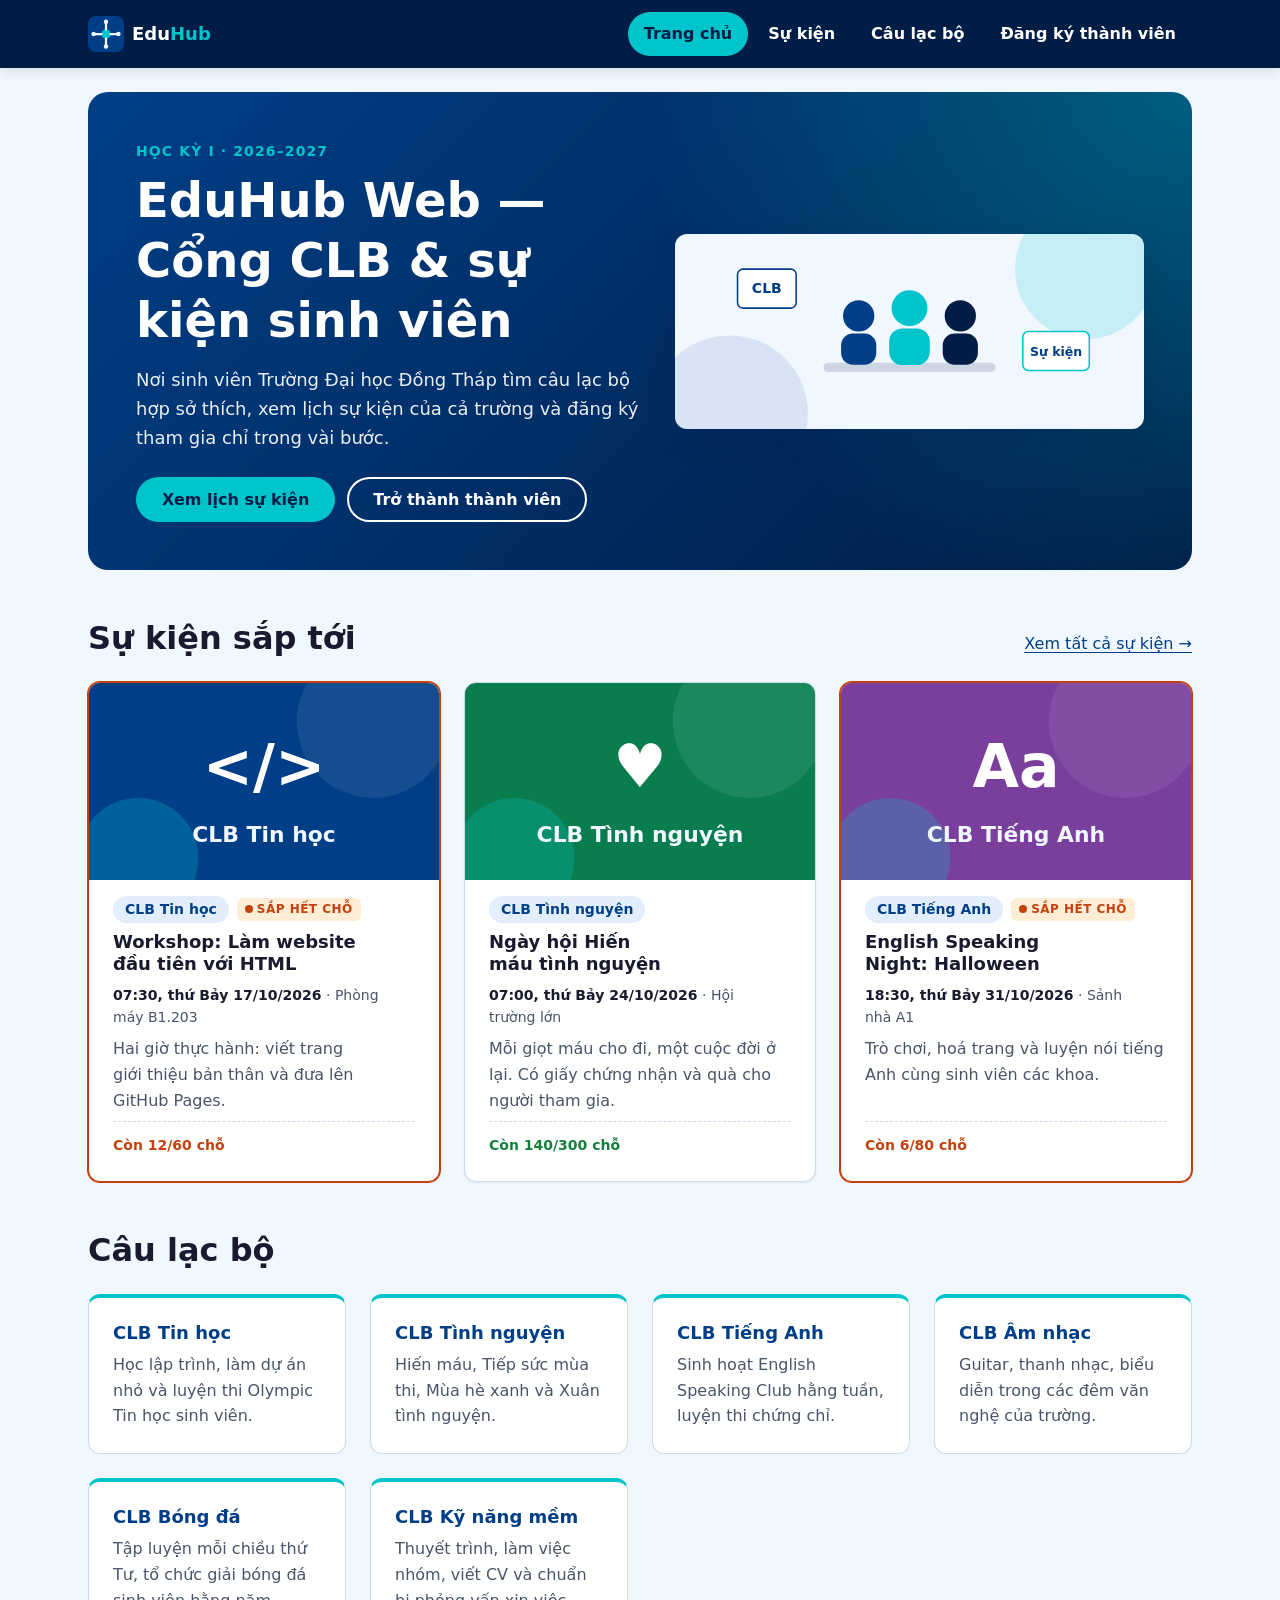
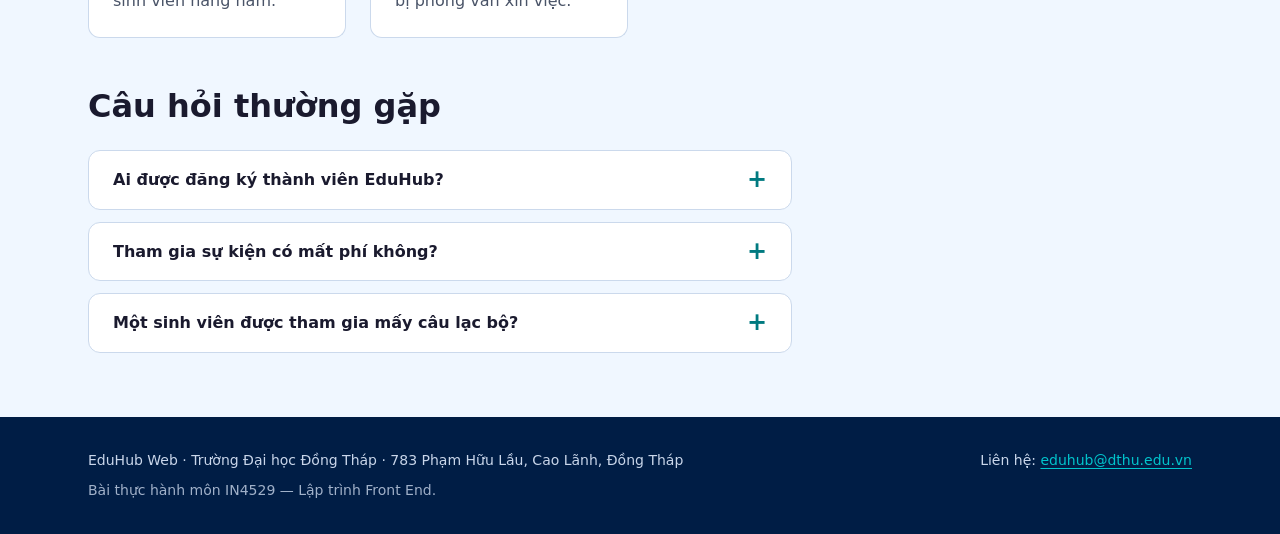
<file: ch2/starter/index.html>
<!DOCTYPE html>
<html lang="vi">
  <head>
    <meta charset="utf-8">
    <meta name="viewport" content="width=device-width, initial-scale=1">
    <title>EduHub Web — CLB &amp; sự kiện sinh viên ĐH Đồng Tháp</title>
    <meta name="description" content="Cổng thông tin câu lạc bộ và sự kiện dành cho sinh viên Trường Đại học Đồng Tháp: xem lịch sự kiện, tìm CLB phù hợp và đăng ký thành viên.">
    <!-- Open Graph: thay "ten-tai-khoan" bằng tên tài khoản GitHub sau khi bật GitHub Pages -->
    <meta property="og:type" content="website">
    <meta property="og:site_name" content="EduHub Web">
    <meta property="og:title" content="EduHub Web — CLB &amp; sự kiện sinh viên ĐH Đồng Tháp">
    <meta property="og:description" content="Xem lịch sự kiện, tìm câu lạc bộ phù hợp và đăng ký thành viên.">
    <meta property="og:url" content="https://ten-tai-khoan.github.io/eduhub-web/">
    <meta property="og:image" content="https://ten-tai-khoan.github.io/eduhub-web/assets/og-image.png">
    <meta property="og:locale" content="vi_VN">
    <meta name="theme-color" content="#001D45">
    <link rel="icon" href="assets/logo.svg" type="image/svg+xml">
    <!-- Ch02: một tệp CSS duy nhất, main.css tự @import các lớp còn lại -->
    <link rel="stylesheet" href="css/main.css">
  </head>
  <body>
    <a class="skip-link" href="#noi-dung">Bỏ qua, đến nội dung chính</a>

    <header class="site-header">
      <div class="container site-header__inner">
        <a class="brand" href="index.html">
          <img class="brand__logo" src="assets/logo.svg" alt="" width="48" height="48">
          <span class="brand__name">Edu<span>Hub</span></span>
        </a>
        <nav class="site-nav" aria-label="Điều hướng chính">
          <ul class="site-nav__list">
          <li><a class="site-nav__link" href="index.html" aria-current="page">Trang chủ</a></li>
          <li><a class="site-nav__link" href="events.html">Sự kiện</a></li>
          <li><a class="site-nav__link" href="index.html#cau-lac-bo">Câu lạc bộ</a></li>
          <li><a class="site-nav__link" href="register.html">Đăng ký thành viên</a></li>
          </ul>
        </nav>
      </div>
    </header>

    <main id="noi-dung">
      <section class="container hero" aria-labelledby="tieu-de-chinh">
        <div>
          <p class="hero__eyebrow">Học kỳ I · 2026–2027</p>
          <h1 id="tieu-de-chinh">EduHub Web — Cổng CLB &amp; sự kiện sinh viên</h1>
          <p class="hero__lead">
            Nơi sinh viên Trường Đại học Đồng Tháp tìm câu lạc bộ hợp sở thích,
            xem lịch sự kiện của cả trường và đăng ký tham gia chỉ trong vài bước.
          </p>
          <p class="btn-row">
            <a class="btn btn--accent" href="events.html">Xem lịch sự kiện</a>
            <a class="btn btn--ghost" href="register.html">Trở thành thành viên</a>
          </p>
        </div>
        <img class="hero__media" src="assets/hero.svg" alt="Minh hoạ ba sinh viên đứng cạnh bảng CLB và bảng Sự kiện" width="1200" height="500">
      </section>

      <section class="container section" aria-labelledby="su-kien-sap-toi">
        <div class="section__head">
          <h2 id="su-kien-sap-toi">Sự kiện sắp tới</h2>
          <a href="events.html">Xem tất cả sự kiện →</a>
        </div>
        <div class="card-grid">
        <article class="card event-card">
          <img class="card__media" src="assets/club-tin-hoc.svg" alt="Biểu tượng CLB Tin học" width="640" height="360" loading="lazy">
          <div class="card__body">
            <p class="card__meta"><span class="tag">CLB Tin học</span> <span class="badge badge--hot">Sắp hết chỗ</span></p>
            <h3 class="card__title"><a href="event-detail.html">Workshop: Làm website đầu tiên với HTML</a></h3>
            <p class="event-card__info"><time datetime="2026-10-17T07:30+07:00">07:30, thứ Bảy 17/10/2026</time> · Phòng máy B1.203</p>
            <p class="card__text">Hai giờ thực hành: viết trang giới thiệu bản thân và đưa lên GitHub Pages.</p>
            <p class="event-card__seats">Còn 12/60 chỗ</p>
          </div>
        </article>

        <article class="card event-card">
          <img class="card__media" src="assets/club-tinh-nguyen.svg" alt="Biểu tượng CLB Tình nguyện" width="640" height="360" loading="lazy">
          <div class="card__body">
            <p class="card__meta"><span class="tag">CLB Tình nguyện</span></p>
            <h3 class="card__title"><a href="events.html">Ngày hội Hiến máu tình nguyện</a></h3>
            <p class="event-card__info"><time datetime="2026-10-24T07:00+07:00">07:00, thứ Bảy 24/10/2026</time> · Hội trường lớn</p>
            <p class="card__text">Mỗi giọt máu cho đi, một cuộc đời ở lại. Có giấy chứng nhận và quà cho người tham gia.</p>
            <p class="event-card__seats">Còn 140/300 chỗ</p>
          </div>
        </article>

        <article class="card event-card">
          <img class="card__media" src="assets/club-tieng-anh.svg" alt="Biểu tượng CLB Tiếng Anh" width="640" height="360" loading="lazy">
          <div class="card__body">
            <p class="card__meta"><span class="tag">CLB Tiếng Anh</span> <span class="badge badge--hot">Sắp hết chỗ</span></p>
            <h3 class="card__title"><a href="events.html">English Speaking Night: Halloween</a></h3>
            <p class="event-card__info"><time datetime="2026-10-31T18:30+07:00">18:30, thứ Bảy 31/10/2026</time> · Sảnh nhà A1</p>
            <p class="card__text">Trò chơi, hoá trang và luyện nói tiếng Anh cùng sinh viên các khoa.</p>
            <p class="event-card__seats">Còn 6/80 chỗ</p>
          </div>
        </article>
        </div>
      </section>

      <section id="cau-lac-bo" class="container section" aria-labelledby="tieu-de-clb">
        <div class="section__head">
          <h2 id="tieu-de-clb">Câu lạc bộ</h2>
        </div>
        <ul class="card-grid">
          <li class="club-card">
            <h3>CLB Tin học</h3>
            <p>Học lập trình, làm dự án nhỏ và luyện thi Olympic Tin học sinh viên.</p>
          </li>
          <li class="club-card">
            <h3>CLB Tình nguyện</h3>
            <p>Hiến máu, Tiếp sức mùa thi, Mùa hè xanh và Xuân tình nguyện.</p>
          </li>
          <li class="club-card">
            <h3>CLB Tiếng Anh</h3>
            <p>Sinh hoạt English Speaking Club hằng tuần, luyện thi chứng chỉ.</p>
          </li>
          <li class="club-card">
            <h3>CLB Âm nhạc</h3>
            <p>Guitar, thanh nhạc, biểu diễn trong các đêm văn nghệ của trường.</p>
          </li>
          <li class="club-card">
            <h3>CLB Bóng đá</h3>
            <p>Tập luyện mỗi chiều thứ Tư, tổ chức giải bóng đá sinh viên hằng năm.</p>
          </li>
          <li class="club-card">
            <h3>CLB Kỹ năng mềm</h3>
            <p>Thuyết trình, làm việc nhóm, viết CV và chuẩn bị phỏng vấn xin việc.</p>
          </li>
        </ul>
      </section>

      <section class="container section" aria-labelledby="hoi-dap">
        <div class="section__head">
          <h2 id="hoi-dap">Câu hỏi thường gặp</h2>
        </div>
        <div class="faq">
          <details class="faq__item">
            <summary>Ai được đăng ký thành viên EduHub?</summary>
            <p>Tất cả sinh viên đang học tại Trường Đại học Đồng Tháp, chỉ cần mã số sinh viên và email.</p>
          </details>
          <details class="faq__item">
            <summary>Tham gia sự kiện có mất phí không?</summary>
            <p>Phần lớn sự kiện miễn phí. Sự kiện có phí sẽ ghi rõ ở trang chi tiết.</p>
          </details>
          <details class="faq__item">
            <summary>Một sinh viên được tham gia mấy câu lạc bộ?</summary>
            <p>Không giới hạn, nhưng nên chọn tối đa hai CLB để có thời gian sinh hoạt đều đặn.</p>
          </details>
        </div>
      </section>
    </main>

    <footer class="site-footer">
      <div class="container site-footer__inner">
        <p>EduHub Web · Trường Đại học Đồng Tháp · 783 Phạm Hữu Lầu, Cao Lãnh, Đồng Tháp</p>
        <p>Liên hệ: <a href="mailto:eduhub@dthu.edu.vn">eduhub@dthu.edu.vn</a></p>
        <p><small>Bài thực hành môn IN4529 — Lập trình Front End.</small></p>
      </div>
    </footer>
  </body>
</html>
</file>
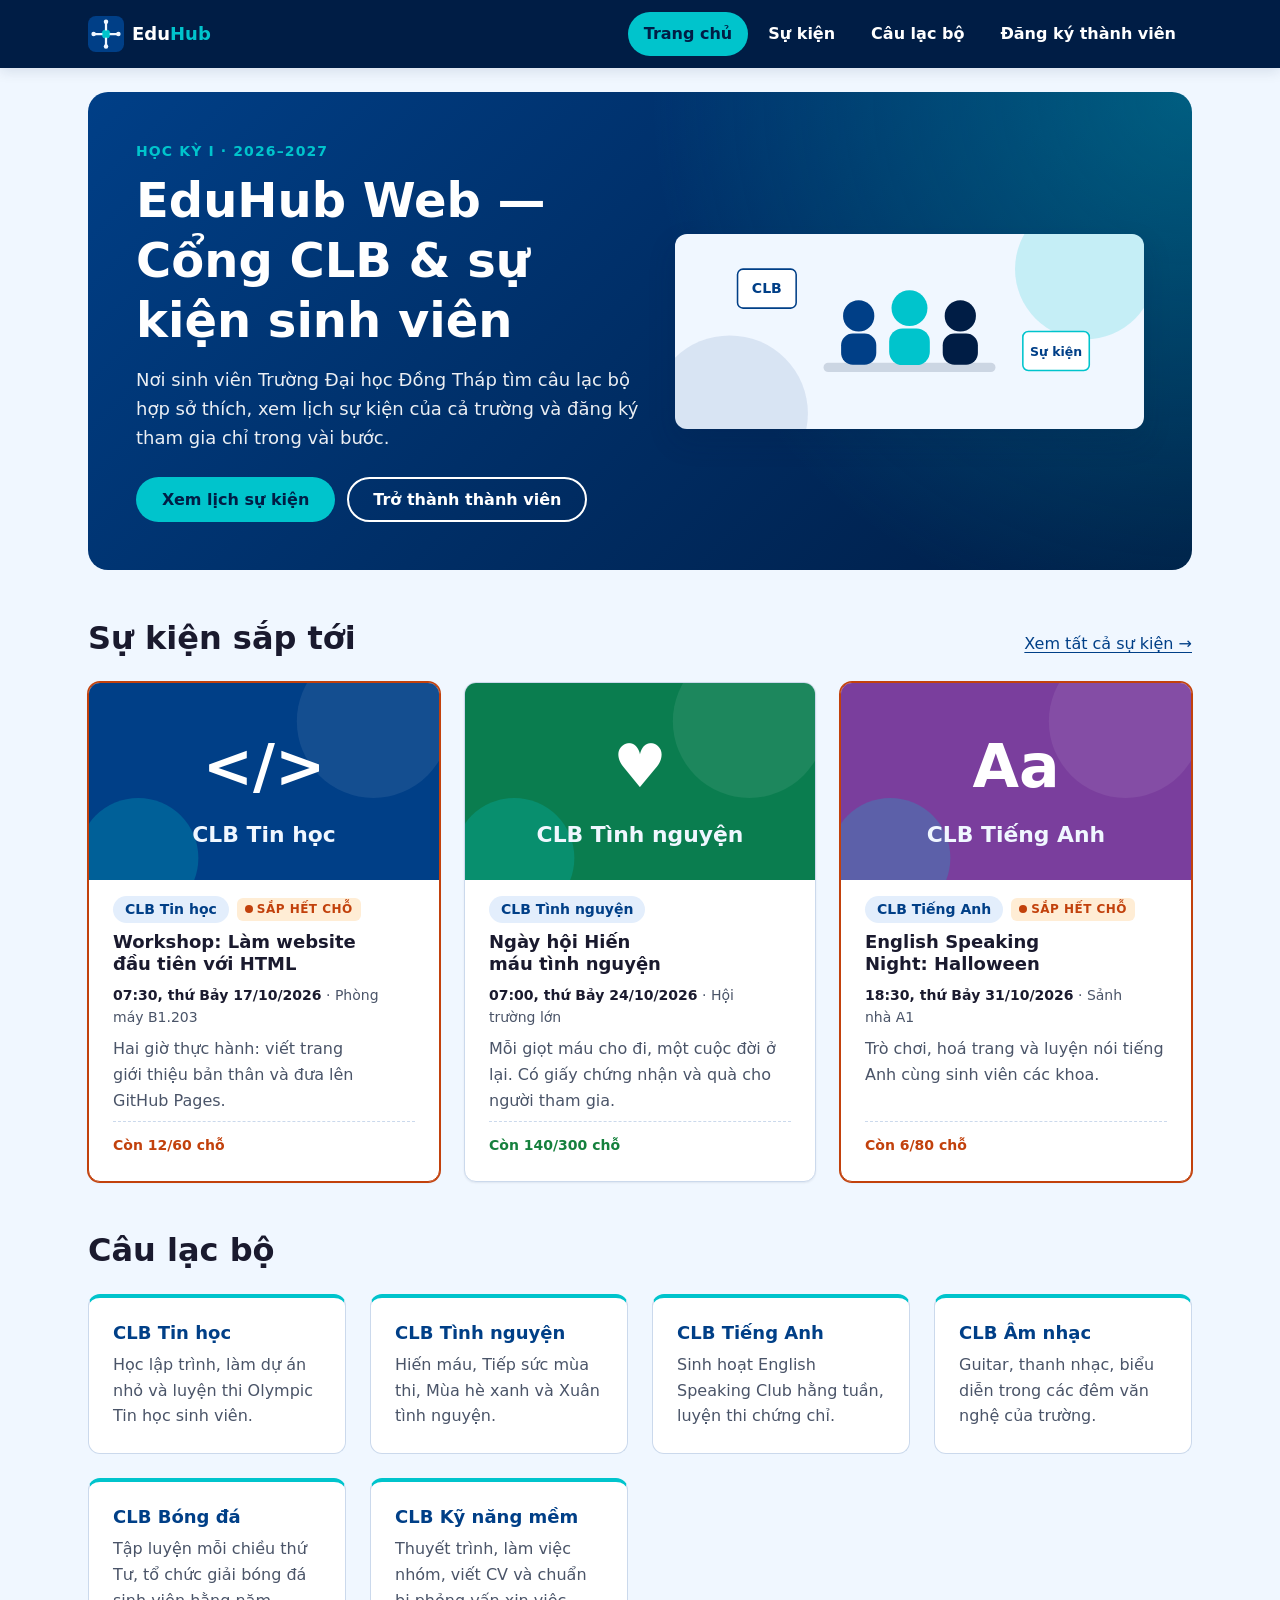
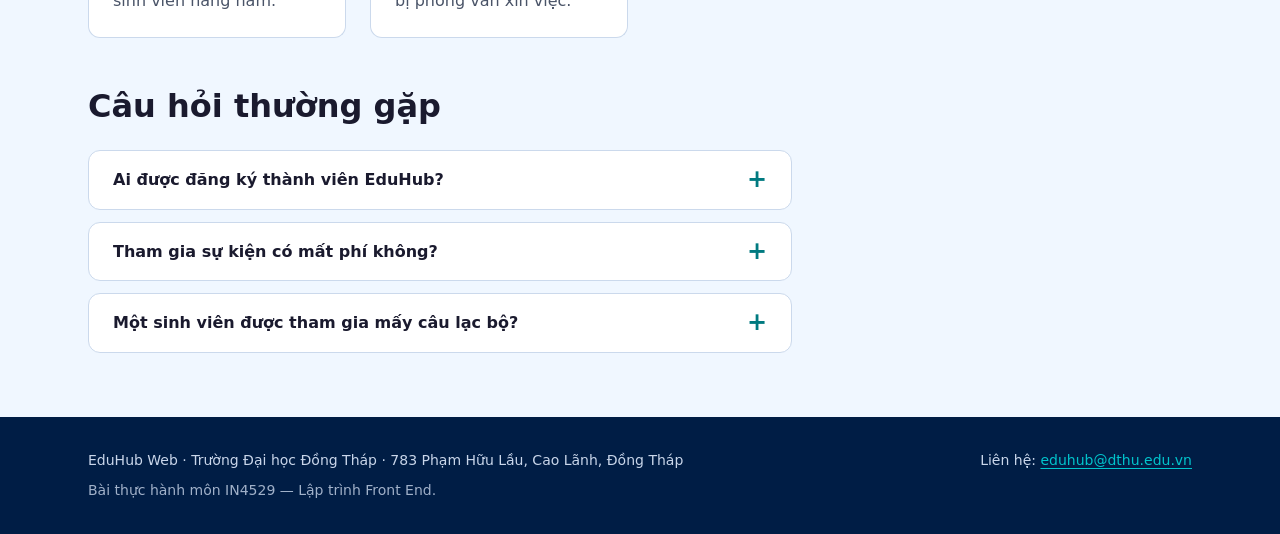
<file: ch3/starter/index.html>
<!DOCTYPE html>
<html lang="vi">
  <head>
    <meta charset="utf-8">
    <meta name="viewport" content="width=device-width, initial-scale=1">
    <title>EduHub Web — CLB &amp; sự kiện sinh viên ĐH Đồng Tháp</title>
    <meta name="description" content="Cổng thông tin câu lạc bộ và sự kiện dành cho sinh viên Trường Đại học Đồng Tháp: xem lịch sự kiện, tìm CLB phù hợp và đăng ký thành viên.">
    <!-- Open Graph: thay "ten-tai-khoan" bằng tên tài khoản GitHub sau khi bật GitHub Pages -->
    <meta property="og:type" content="website">
    <meta property="og:site_name" content="EduHub Web">
    <meta property="og:title" content="EduHub Web — CLB &amp; sự kiện sinh viên ĐH Đồng Tháp">
    <meta property="og:description" content="Xem lịch sự kiện, tìm câu lạc bộ phù hợp và đăng ký thành viên.">
    <meta property="og:url" content="https://ten-tai-khoan.github.io/eduhub-web/">
    <meta property="og:image" content="https://ten-tai-khoan.github.io/eduhub-web/assets/og-image.png">
    <meta property="og:locale" content="vi_VN">
    <meta name="theme-color" content="#001D45">
    <link rel="icon" href="assets/logo.svg" type="image/svg+xml">
    <!-- Ch02: một tệp CSS duy nhất, main.css tự @import các lớp còn lại -->
    <link rel="stylesheet" href="css/main.css">
  </head>
  <body>
    <a class="skip-link" href="#noi-dung">Bỏ qua, đến nội dung chính</a>

    <header class="site-header">
      <div class="container site-header__inner">
        <a class="brand" href="index.html">
          <img class="brand__logo" src="assets/logo.svg" alt="" width="48" height="48">
          <span class="brand__name">Edu<span>Hub</span></span>
        </a>
        <nav class="site-nav" aria-label="Điều hướng chính">
          <ul class="site-nav__list">
          <li><a class="site-nav__link" href="index.html" aria-current="page">Trang chủ</a></li>
          <li><a class="site-nav__link" href="events.html">Sự kiện</a></li>
          <li><a class="site-nav__link" href="index.html#cau-lac-bo">Câu lạc bộ</a></li>
          <li><a class="site-nav__link" href="register.html">Đăng ký thành viên</a></li>
          </ul>
        </nav>
      </div>
    </header>

    <main id="noi-dung">
      <section class="container hero" aria-labelledby="tieu-de-chinh">
        <div>
          <p class="hero__eyebrow">Học kỳ I · 2026–2027</p>
          <h1 id="tieu-de-chinh">EduHub Web — Cổng CLB &amp; sự kiện sinh viên</h1>
          <p class="hero__lead">
            Nơi sinh viên Trường Đại học Đồng Tháp tìm câu lạc bộ hợp sở thích,
            xem lịch sự kiện của cả trường và đăng ký tham gia chỉ trong vài bước.
          </p>
          <p class="btn-row">
            <a class="btn btn--accent" href="events.html">Xem lịch sự kiện</a>
            <a class="btn btn--ghost" href="register.html">Trở thành thành viên</a>
          </p>
        </div>
        <img class="hero__media" src="assets/hero.svg" alt="Minh hoạ ba sinh viên đứng cạnh bảng CLB và bảng Sự kiện" width="1200" height="500">
      </section>

      <section class="container section" aria-labelledby="su-kien-sap-toi">
        <div class="section__head">
          <h2 id="su-kien-sap-toi">Sự kiện sắp tới</h2>
          <a href="events.html">Xem tất cả sự kiện →</a>
        </div>
        <div class="card-grid">
        <article class="card event-card">
          <img class="card__media" src="assets/club-tin-hoc.svg" alt="Biểu tượng CLB Tin học" width="640" height="360" loading="lazy">
          <div class="card__body">
            <p class="card__meta"><span class="tag">CLB Tin học</span> <span class="badge badge--hot">Sắp hết chỗ</span></p>
            <h3 class="card__title"><a href="events.html">Workshop: Làm website đầu tiên với HTML</a></h3>
            <p class="event-card__info"><time datetime="2026-10-17T07:30+07:00">07:30, thứ Bảy 17/10/2026</time> · Phòng máy B1.203</p>
            <p class="card__text">Hai giờ thực hành: viết trang giới thiệu bản thân và đưa lên GitHub Pages.</p>
            <p class="event-card__seats">Còn 12/60 chỗ</p>
          </div>
        </article>

        <article class="card event-card">
          <img class="card__media" src="assets/club-tinh-nguyen.svg" alt="Biểu tượng CLB Tình nguyện" width="640" height="360" loading="lazy">
          <div class="card__body">
            <p class="card__meta"><span class="tag">CLB Tình nguyện</span></p>
            <h3 class="card__title"><a href="events.html">Ngày hội Hiến máu tình nguyện</a></h3>
            <p class="event-card__info"><time datetime="2026-10-24T07:00+07:00">07:00, thứ Bảy 24/10/2026</time> · Hội trường lớn</p>
            <p class="card__text">Mỗi giọt máu cho đi, một cuộc đời ở lại. Có giấy chứng nhận và quà cho người tham gia.</p>
            <p class="event-card__seats">Còn 140/300 chỗ</p>
          </div>
        </article>

        <article class="card event-card">
          <img class="card__media" src="assets/club-tieng-anh.svg" alt="Biểu tượng CLB Tiếng Anh" width="640" height="360" loading="lazy">
          <div class="card__body">
            <p class="card__meta"><span class="tag">CLB Tiếng Anh</span> <span class="badge badge--hot">Sắp hết chỗ</span></p>
            <h3 class="card__title"><a href="events.html">English Speaking Night: Halloween</a></h3>
            <p class="event-card__info"><time datetime="2026-10-31T18:30+07:00">18:30, thứ Bảy 31/10/2026</time> · Sảnh nhà A1</p>
            <p class="card__text">Trò chơi, hoá trang và luyện nói tiếng Anh cùng sinh viên các khoa.</p>
            <p class="event-card__seats">Còn 6/80 chỗ</p>
          </div>
        </article>
        </div>
      </section>

      <section id="cau-lac-bo" class="container section" aria-labelledby="tieu-de-clb">
        <div class="section__head">
          <h2 id="tieu-de-clb">Câu lạc bộ</h2>
        </div>
        <ul class="card-grid">
          <li class="club-card">
            <h3>CLB Tin học</h3>
            <p>Học lập trình, làm dự án nhỏ và luyện thi Olympic Tin học sinh viên.</p>
          </li>
          <li class="club-card">
            <h3>CLB Tình nguyện</h3>
            <p>Hiến máu, Tiếp sức mùa thi, Mùa hè xanh và Xuân tình nguyện.</p>
          </li>
          <li class="club-card">
            <h3>CLB Tiếng Anh</h3>
            <p>Sinh hoạt English Speaking Club hằng tuần, luyện thi chứng chỉ.</p>
          </li>
          <li class="club-card">
            <h3>CLB Âm nhạc</h3>
            <p>Guitar, thanh nhạc, biểu diễn trong các đêm văn nghệ của trường.</p>
          </li>
          <li class="club-card">
            <h3>CLB Bóng đá</h3>
            <p>Tập luyện mỗi chiều thứ Tư, tổ chức giải bóng đá sinh viên hằng năm.</p>
          </li>
          <li class="club-card">
            <h3>CLB Kỹ năng mềm</h3>
            <p>Thuyết trình, làm việc nhóm, viết CV và chuẩn bị phỏng vấn xin việc.</p>
          </li>
        </ul>
      </section>

      <section class="container section" aria-labelledby="hoi-dap">
        <div class="section__head">
          <h2 id="hoi-dap">Câu hỏi thường gặp</h2>
        </div>
        <div class="faq">
          <details class="faq__item">
            <summary>Ai được đăng ký thành viên EduHub?</summary>
            <p>Tất cả sinh viên đang học tại Trường Đại học Đồng Tháp, chỉ cần mã số sinh viên và email.</p>
          </details>
          <details class="faq__item">
            <summary>Tham gia sự kiện có mất phí không?</summary>
            <p>Phần lớn sự kiện miễn phí. Sự kiện có phí sẽ ghi rõ ở trang chi tiết.</p>
          </details>
          <details class="faq__item">
            <summary>Một sinh viên được tham gia mấy câu lạc bộ?</summary>
            <p>Không giới hạn, nhưng nên chọn tối đa hai CLB để có thời gian sinh hoạt đều đặn.</p>
          </details>
        </div>
      </section>
    </main>

    <footer class="site-footer">
      <div class="container site-footer__inner">
        <p>EduHub Web · Trường Đại học Đồng Tháp · 783 Phạm Hữu Lầu, Cao Lãnh, Đồng Tháp</p>
        <p>Liên hệ: <a href="mailto:eduhub@dthu.edu.vn">eduhub@dthu.edu.vn</a></p>
        <p><small>Bài thực hành môn IN4529 — Lập trình Front End.</small></p>
      </div>
    </footer>
  </body>
</html>
</file>
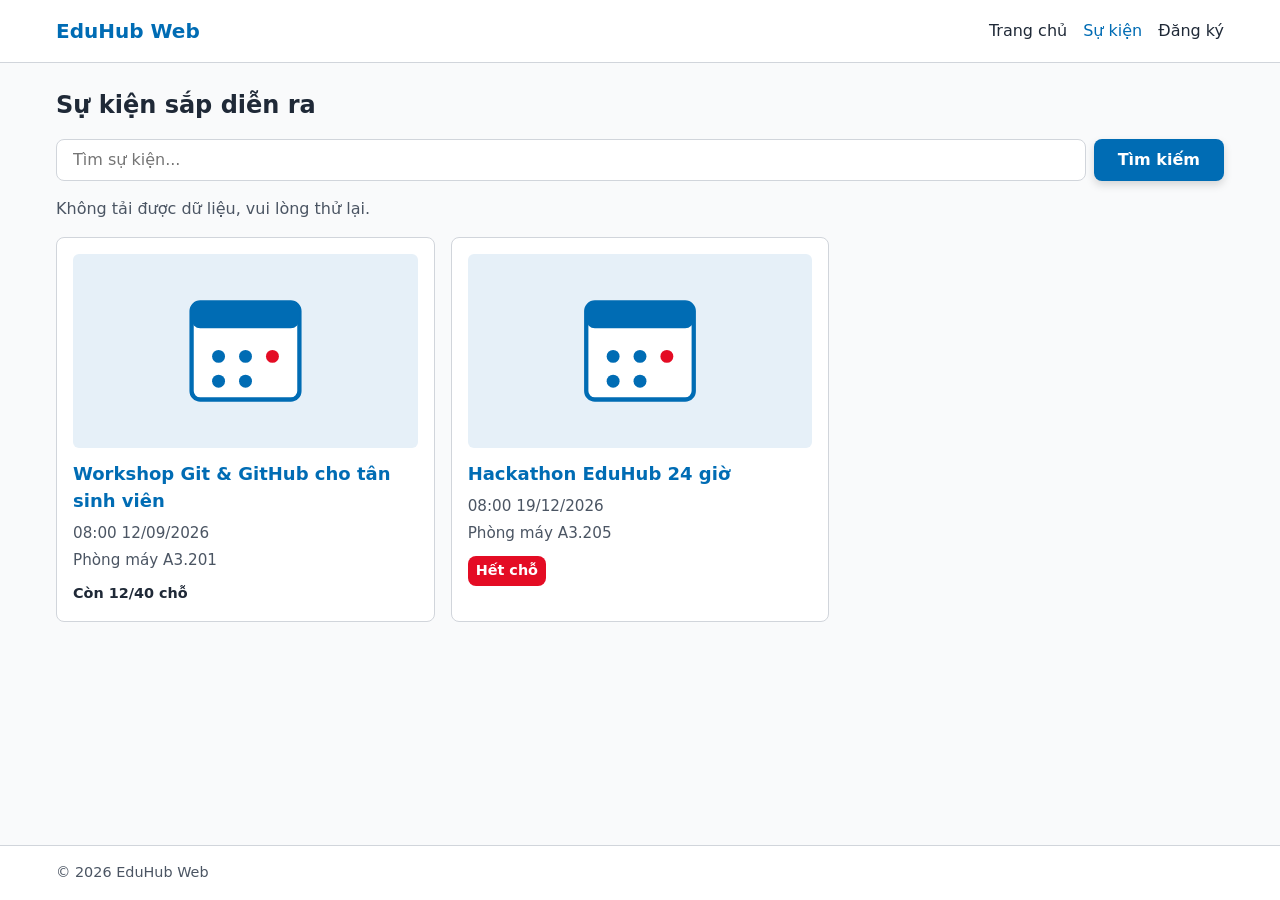
<file: practical-test-ch01-03/site/index.html>
<!DOCTYPE html>
<html lang="vi">

<head>
    <meta charset="UTF-8">
    <meta name="viewport" content="width=device-width, initial-scale=1.0">
    <title>EduHub Web - Danh sách sự kiện</title>
    <link rel="stylesheet" href="css/style.css">
</head>

<body>
    <header class="site-header">
        <div class="container header-inner">
            <a href="index.html" class="logo">EduHub Web</a>
            <nav aria-label="Điều hướng chính">
                <ul class="nav-list">
                    <li><a href="index.html">Trang chủ</a></li>
                    <li><a href="#event-list" aria-current="page">Sự kiện</a></li>
                    <li><a href="#register">Đăng ký</a></li>
                </ul>
            </nav>
        </div>
    </header>

    <main class="container main-content">
        <h1>Sự kiện sắp diễn ra</h1>

        <form id="search-form" class="search-form">
            <label for="keyword" class="visually-hidden">Tìm kiếm sự kiện</label>
            <input type="search" id="keyword" name="keyword" placeholder="Tìm sự kiện...">
            <button type="submit">Tìm kiếm</button>
        </form>

        <p id="status" class="status" aria-live="polite"></p>

        <div id="event-list" class="event-grid">
            <article class="event-card">
                <img src="img/event.svg" alt="Workshop Git &amp; GitHub cho tân sinh viên">
                <div class="event-card-body">
                    <h2 class="event-title">
                        <a href="event-detail.html?id=22222222-2222-2222-2222-000000000001">
                            Workshop Git &amp; GitHub cho tân sinh viên
                        </a>
                    </h2>
                    <p class="event-meta">
                        <time datetime="2026-09-12T08:00:00+07:00">08:00 12/09/2026</time>
                    </p>
                    <p class="event-location">Phòng máy A3.201</p>
                    <p class="event-seats">Còn 12/40 chỗ</p>
                </div>
            </article>

            <article class="event-card">
                <img src="img/event.svg" alt="Hackathon EduHub 24 giờ">
                <div class="event-card-body">
                    <h2 class="event-title">
                        <a href="event-detail.html?id=22222222-2222-2222-2222-000000000002">
                            Hackathon EduHub 24 giờ
                        </a>
                    </h2>
                    <p class="event-meta">
                        <time datetime="2026-12-19T08:00:00+07:00">08:00 19/12/2026</time>
                    </p>
                    <p class="event-location">Phòng máy A3.205</p>
                    <p class="event-seats is-full">Hết chỗ</p>
                </div>
            </article>
        </div>
    </main>

    <footer class="site-footer">
        <div class="container">
            <p>&copy; 2026 EduHub Web</p>
        </div>
    </footer>

    <script src="js/app.js"></script>
</body>

</html>
</file>
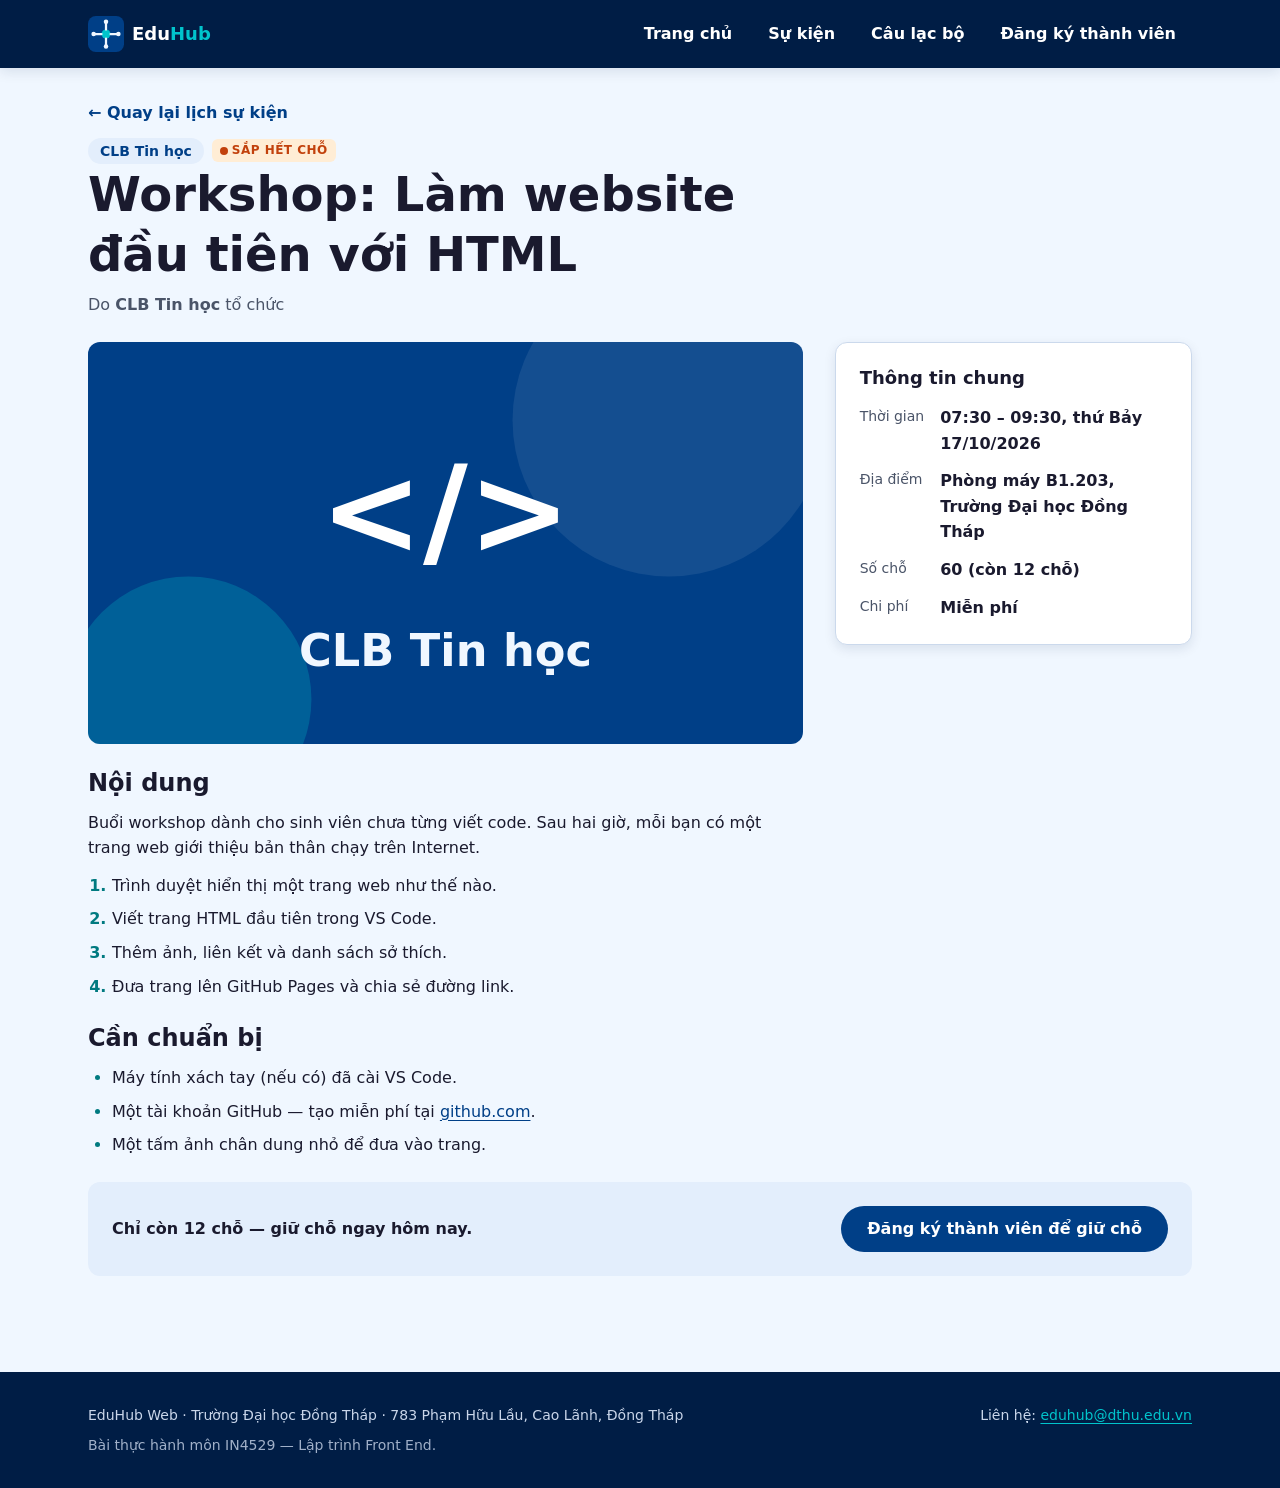
<file: ch2/starter/event-detail.html>
<!DOCTYPE html>
<html lang="vi">
  <head>
    <meta charset="utf-8">
    <meta name="viewport" content="width=device-width, initial-scale=1">
    <title>Workshop: Làm website đầu tiên với HTML · EduHub Web</title>
    <meta name="description" content="Workshop 2 giờ của CLB Tin học: viết trang web giới thiệu bản thân bằng HTML và đưa lên GitHub Pages. Thứ Bảy 17/10/2026, phòng máy B1.203.">
    <!-- Open Graph: thay "ten-tai-khoan" bằng tên tài khoản GitHub sau khi bật GitHub Pages -->
    <meta property="og:type" content="website">
    <meta property="og:site_name" content="EduHub Web">
    <meta property="og:title" content="Workshop: Làm website đầu tiên với HTML · EduHub Web">
    <meta property="og:description" content="Workshop 2 giờ của CLB Tin học: viết trang web giới thiệu bản thân bằng HTML và đưa lên GitHub Pages. Thứ Bảy 17/10/2026, phòng máy B1.203.">
    <meta property="og:url" content="https://ten-tai-khoan.github.io/eduhub-web/event-detail.html">
    <meta property="og:image" content="https://ten-tai-khoan.github.io/eduhub-web/assets/og-image.png">
    <meta property="og:locale" content="vi_VN">
    <meta name="theme-color" content="#001D45">
    <link rel="icon" href="assets/logo.svg" type="image/svg+xml">
    <!-- Ch02: một tệp CSS duy nhất, main.css tự @import các lớp còn lại -->
    <link rel="stylesheet" href="css/main.css">
  </head>
  <body>
    <a class="skip-link" href="#noi-dung">Bỏ qua, đến nội dung chính</a>

    <header class="site-header">
      <div class="container site-header__inner">
        <a class="brand" href="index.html">
          <img class="brand__logo" src="assets/logo.svg" alt="" width="48" height="48">
          <span class="brand__name">Edu<span>Hub</span></span>
        </a>
        <nav class="site-nav" aria-label="Điều hướng chính">
          <ul class="site-nav__list">
          <li><a class="site-nav__link" href="index.html">Trang chủ</a></li>
          <li><a class="site-nav__link" href="events.html">Sự kiện</a></li>
          <li><a class="site-nav__link" href="index.html#cau-lac-bo">Câu lạc bộ</a></li>
          <li><a class="site-nav__link" href="register.html">Đăng ký thành viên</a></li>
          </ul>
        </nav>
      </div>
    </header>

    <main id="noi-dung" class="container page">
      <article class="detail">
        <header class="detail__head">
          <a class="back-link" href="events.html">← Quay lại lịch sự kiện</a>
          <p class="card__meta"><span class="tag">CLB Tin học</span> <span class="badge badge--hot">Sắp hết chỗ</span></p>
          <h1>Workshop: Làm website đầu tiên với HTML</h1>
          <p class="detail__organizer">Do <strong>CLB Tin học</strong> tổ chức</p>
        </header>

        <img class="detail__media" src="assets/club-tin-hoc.svg" alt="Biểu tượng CLB Tin học: dấu thẻ HTML trên nền xanh" width="640" height="360">

        <section class="detail__info info-card" aria-labelledby="thong-tin">
          <h2 id="thong-tin">Thông tin chung</h2>
          <dl>
            <dt>Thời gian</dt>
            <dd><time datetime="2026-10-17T07:30+07:00">07:30 – 09:30, thứ Bảy 17/10/2026</time></dd>
            <dt>Địa điểm</dt>
            <dd>Phòng máy B1.203, Trường Đại học Đồng Tháp</dd>
            <dt>Số chỗ</dt>
            <dd>60 (còn 12 chỗ)</dd>
            <dt>Chi phí</dt>
            <dd>Miễn phí</dd>
          </dl>
        </section>

        <section class="detail__content prose" aria-labelledby="noi-dung-workshop">
          <h2 id="noi-dung-workshop">Nội dung</h2>
          <p>
            Buổi workshop dành cho sinh viên chưa từng viết code. Sau hai giờ, mỗi bạn có
            một trang web giới thiệu bản thân chạy trên Internet.
          </p>
          <ol>
            <li>Trình duyệt hiển thị một trang web như thế nào.</li>
            <li>Viết trang HTML đầu tiên trong VS Code.</li>
            <li>Thêm ảnh, liên kết và danh sách sở thích.</li>
            <li>Đưa trang lên GitHub Pages và chia sẻ đường link.</li>
          </ol>
        </section>

        <section class="detail__prep prose" aria-labelledby="chuan-bi">
          <h2 id="chuan-bi">Cần chuẩn bị</h2>
          <ul>
            <li>Máy tính xách tay (nếu có) đã cài VS Code.</li>
            <li>Một tài khoản GitHub — tạo miễn phí tại <a href="https://github.com/signup">github.com</a>.</li>
            <li>Một tấm ảnh chân dung nhỏ để đưa vào trang.</li>
          </ul>
        </section>

        <footer class="detail__foot cta">
          <p>Chỉ còn 12 chỗ — giữ chỗ ngay hôm nay.</p>
          <a class="btn btn--primary" href="register.html">Đăng ký thành viên để giữ chỗ</a>
        </footer>
      </article>
    </main>

    <footer class="site-footer">
      <div class="container site-footer__inner">
        <p>EduHub Web · Trường Đại học Đồng Tháp · 783 Phạm Hữu Lầu, Cao Lãnh, Đồng Tháp</p>
        <p>Liên hệ: <a href="mailto:eduhub@dthu.edu.vn">eduhub@dthu.edu.vn</a></p>
        <p><small>Bài thực hành môn IN4529 — Lập trình Front End.</small></p>
      </div>
    </footer>
  </body>
</html>
</file>
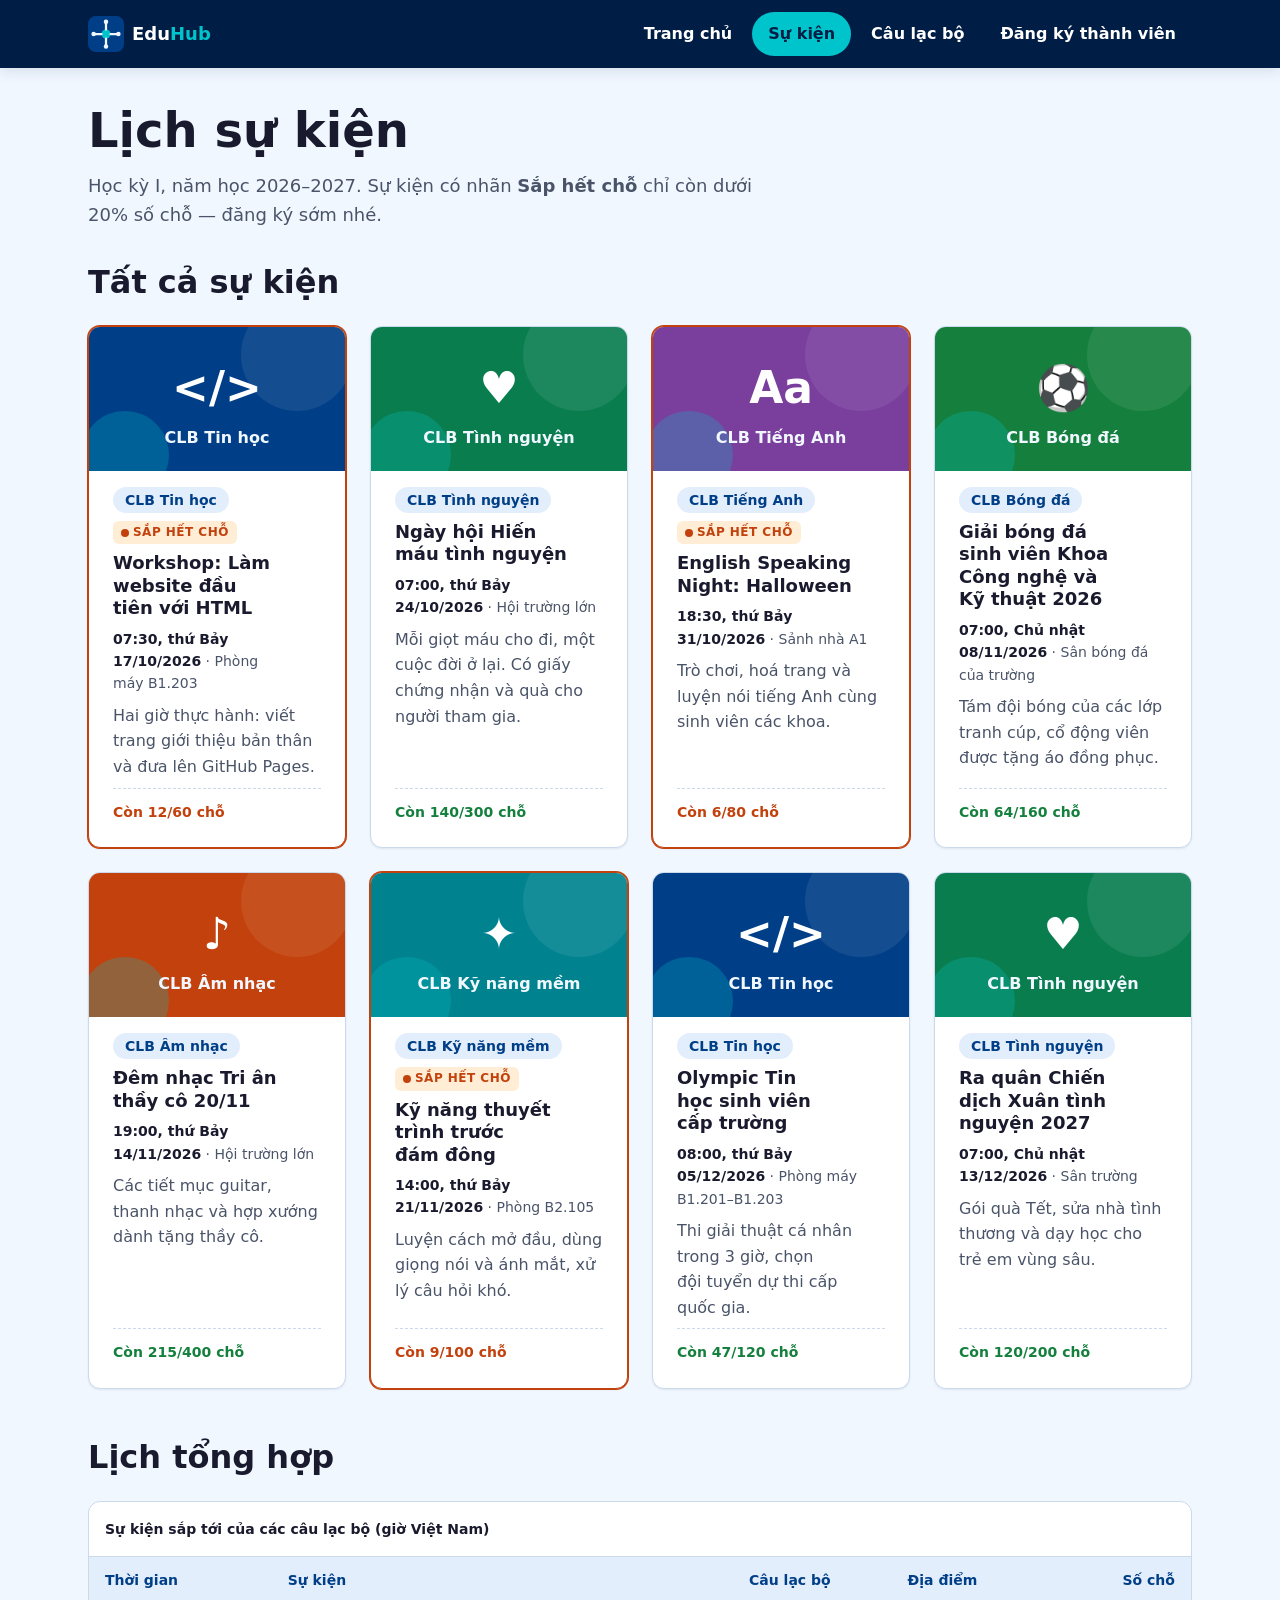
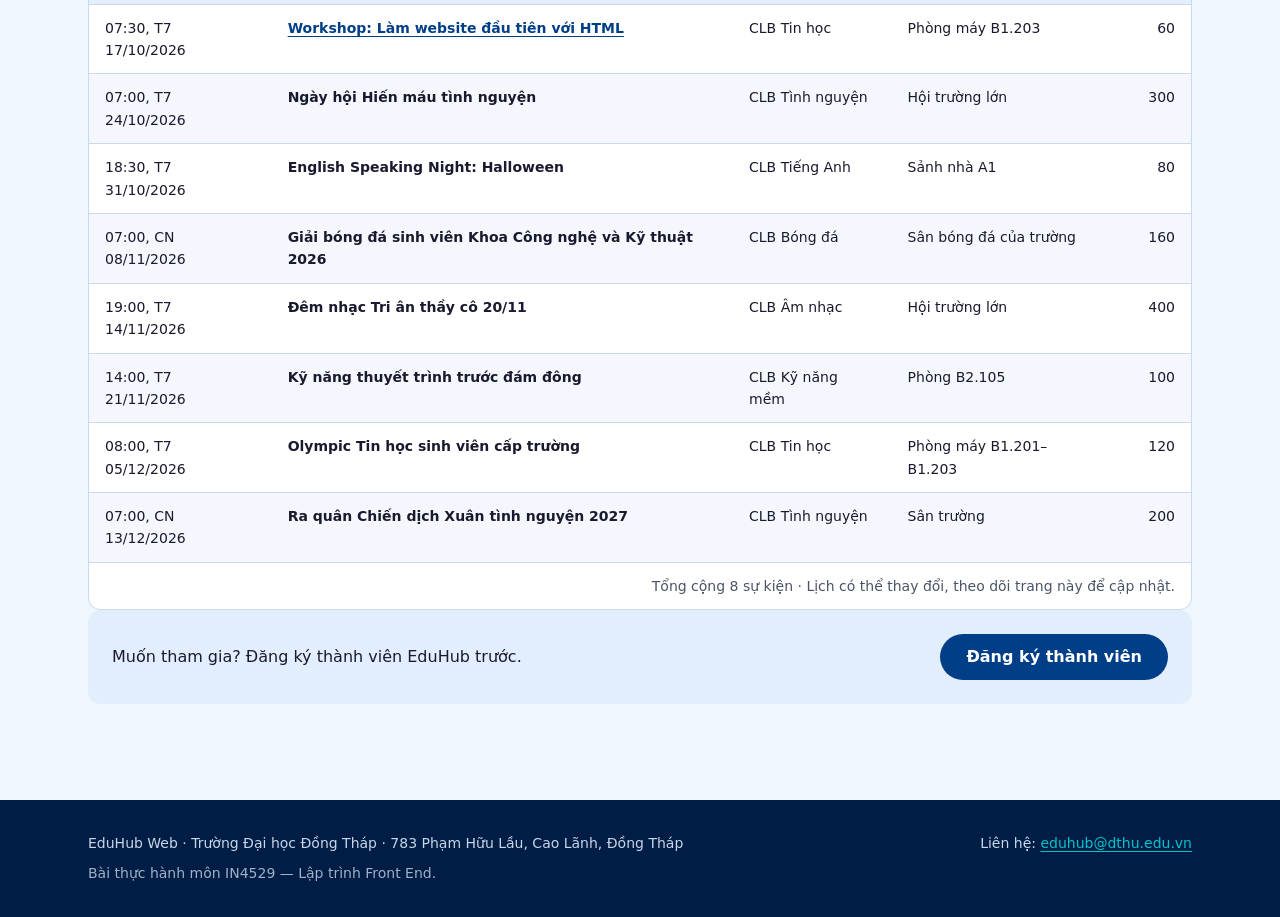
<file: ch2/starter/events.html>
<!DOCTYPE html>
<html lang="vi">
  <head>
    <meta charset="utf-8">
    <meta name="viewport" content="width=device-width, initial-scale=1">
    <title>Lịch sự kiện · EduHub Web</title>
    <meta name="description" content="Lịch các sự kiện sắp tới của câu lạc bộ sinh viên Trường Đại học Đồng Tháp, học kỳ I năm học 2026–2027.">
    <!-- Open Graph: thay "ten-tai-khoan" bằng tên tài khoản GitHub sau khi bật GitHub Pages -->
    <meta property="og:type" content="website">
    <meta property="og:site_name" content="EduHub Web">
    <meta property="og:title" content="Lịch sự kiện · EduHub Web">
    <meta property="og:description" content="Lịch các sự kiện sắp tới của câu lạc bộ sinh viên Trường Đại học Đồng Tháp, học kỳ I năm học 2026–2027.">
    <meta property="og:url" content="https://ten-tai-khoan.github.io/eduhub-web/events.html">
    <meta property="og:image" content="https://ten-tai-khoan.github.io/eduhub-web/assets/og-image.png">
    <meta property="og:locale" content="vi_VN">
    <meta name="theme-color" content="#001D45">
    <link rel="icon" href="assets/logo.svg" type="image/svg+xml">
    <!-- Ch02: một tệp CSS duy nhất, main.css tự @import các lớp còn lại -->
    <link rel="stylesheet" href="css/main.css">
  </head>
  <body>
    <a class="skip-link" href="#noi-dung">Bỏ qua, đến nội dung chính</a>

    <header class="site-header">
      <div class="container site-header__inner">
        <a class="brand" href="index.html">
          <img class="brand__logo" src="assets/logo.svg" alt="" width="48" height="48">
          <span class="brand__name">Edu<span>Hub</span></span>
        </a>
        <nav class="site-nav" aria-label="Điều hướng chính">
          <ul class="site-nav__list">
          <li><a class="site-nav__link" href="index.html">Trang chủ</a></li>
          <li><a class="site-nav__link" href="events.html" aria-current="page">Sự kiện</a></li>
          <li><a class="site-nav__link" href="index.html#cau-lac-bo">Câu lạc bộ</a></li>
          <li><a class="site-nav__link" href="register.html">Đăng ký thành viên</a></li>
          </ul>
        </nav>
      </div>
    </header>

    <main id="noi-dung" class="container page">
      <h1>Lịch sự kiện</h1>
      <p class="page__intro">Học kỳ I, năm học 2026–2027. Sự kiện có nhãn <strong>Sắp hết chỗ</strong> chỉ còn dưới 20% số chỗ — đăng ký sớm nhé.</p>

      <section aria-labelledby="danh-sach">
        <h2 id="danh-sach" class="section__head">Tất cả sự kiện</h2>
        <!-- Ch03 sẽ thay các card tĩnh này bằng dữ liệu từ GET /api/events -->
        <div class="card-grid">
        <article class="card event-card">
          <img class="card__media" src="assets/club-tin-hoc.svg" alt="Biểu tượng CLB Tin học" width="640" height="360" loading="lazy">
          <div class="card__body">
            <p class="card__meta"><span class="tag">CLB Tin học</span> <span class="badge badge--hot">Sắp hết chỗ</span></p>
            <h3 class="card__title"><a href="event-detail.html">Workshop: Làm website đầu tiên với HTML</a></h3>
            <p class="event-card__info"><time datetime="2026-10-17T07:30+07:00">07:30, thứ Bảy 17/10/2026</time> · Phòng máy B1.203</p>
            <p class="card__text">Hai giờ thực hành: viết trang giới thiệu bản thân và đưa lên GitHub Pages.</p>
            <p class="event-card__seats">Còn 12/60 chỗ</p>
          </div>
        </article>

        <article class="card event-card">
          <img class="card__media" src="assets/club-tinh-nguyen.svg" alt="Biểu tượng CLB Tình nguyện" width="640" height="360" loading="lazy">
          <div class="card__body">
            <p class="card__meta"><span class="tag">CLB Tình nguyện</span></p>
            <h3 class="card__title"><a href="events.html">Ngày hội Hiến máu tình nguyện</a></h3>
            <p class="event-card__info"><time datetime="2026-10-24T07:00+07:00">07:00, thứ Bảy 24/10/2026</time> · Hội trường lớn</p>
            <p class="card__text">Mỗi giọt máu cho đi, một cuộc đời ở lại. Có giấy chứng nhận và quà cho người tham gia.</p>
            <p class="event-card__seats">Còn 140/300 chỗ</p>
          </div>
        </article>

        <article class="card event-card">
          <img class="card__media" src="assets/club-tieng-anh.svg" alt="Biểu tượng CLB Tiếng Anh" width="640" height="360" loading="lazy">
          <div class="card__body">
            <p class="card__meta"><span class="tag">CLB Tiếng Anh</span> <span class="badge badge--hot">Sắp hết chỗ</span></p>
            <h3 class="card__title"><a href="events.html">English Speaking Night: Halloween</a></h3>
            <p class="event-card__info"><time datetime="2026-10-31T18:30+07:00">18:30, thứ Bảy 31/10/2026</time> · Sảnh nhà A1</p>
            <p class="card__text">Trò chơi, hoá trang và luyện nói tiếng Anh cùng sinh viên các khoa.</p>
            <p class="event-card__seats">Còn 6/80 chỗ</p>
          </div>
        </article>

        <article class="card event-card">
          <img class="card__media" src="assets/club-bong-da.svg" alt="Biểu tượng CLB Bóng đá" width="640" height="360" loading="lazy">
          <div class="card__body">
            <p class="card__meta"><span class="tag">CLB Bóng đá</span></p>
            <h3 class="card__title"><a href="events.html">Giải bóng đá sinh viên Khoa Công nghệ và Kỹ thuật 2026</a></h3>
            <p class="event-card__info"><time datetime="2026-11-08T07:00+07:00">07:00, Chủ nhật 08/11/2026</time> · Sân bóng đá của trường</p>
            <p class="card__text">Tám đội bóng của các lớp tranh cúp, cổ động viên được tặng áo đồng phục.</p>
            <p class="event-card__seats">Còn 64/160 chỗ</p>
          </div>
        </article>

        <article class="card event-card">
          <img class="card__media" src="assets/club-am-nhac.svg" alt="Biểu tượng CLB Âm nhạc" width="640" height="360" loading="lazy">
          <div class="card__body">
            <p class="card__meta"><span class="tag">CLB Âm nhạc</span></p>
            <h3 class="card__title"><a href="events.html">Đêm nhạc Tri ân thầy cô 20/11</a></h3>
            <p class="event-card__info"><time datetime="2026-11-14T19:00+07:00">19:00, thứ Bảy 14/11/2026</time> · Hội trường lớn</p>
            <p class="card__text">Các tiết mục guitar, thanh nhạc và hợp xướng dành tặng thầy cô.</p>
            <p class="event-card__seats">Còn 215/400 chỗ</p>
          </div>
        </article>

        <article class="card event-card">
          <img class="card__media" src="assets/club-ky-nang-mem.svg" alt="Biểu tượng CLB Kỹ năng mềm" width="640" height="360" loading="lazy">
          <div class="card__body">
            <p class="card__meta"><span class="tag">CLB Kỹ năng mềm</span> <span class="badge badge--hot">Sắp hết chỗ</span></p>
            <h3 class="card__title"><a href="events.html">Kỹ năng thuyết trình trước đám đông</a></h3>
            <p class="event-card__info"><time datetime="2026-11-21T14:00+07:00">14:00, thứ Bảy 21/11/2026</time> · Phòng B2.105</p>
            <p class="card__text">Luyện cách mở đầu, dùng giọng nói và ánh mắt, xử lý câu hỏi khó.</p>
            <p class="event-card__seats">Còn 9/100 chỗ</p>
          </div>
        </article>

        <article class="card event-card">
          <img class="card__media" src="assets/club-tin-hoc.svg" alt="Biểu tượng CLB Tin học" width="640" height="360" loading="lazy">
          <div class="card__body">
            <p class="card__meta"><span class="tag">CLB Tin học</span></p>
            <h3 class="card__title"><a href="events.html">Olympic Tin học sinh viên cấp trường</a></h3>
            <p class="event-card__info"><time datetime="2026-12-05T08:00+07:00">08:00, thứ Bảy 05/12/2026</time> · Phòng máy B1.201–B1.203</p>
            <p class="card__text">Thi giải thuật cá nhân trong 3 giờ, chọn đội tuyển dự thi cấp quốc gia.</p>
            <p class="event-card__seats">Còn 47/120 chỗ</p>
          </div>
        </article>

        <article class="card event-card">
          <img class="card__media" src="assets/club-tinh-nguyen.svg" alt="Biểu tượng CLB Tình nguyện" width="640" height="360" loading="lazy">
          <div class="card__body">
            <p class="card__meta"><span class="tag">CLB Tình nguyện</span></p>
            <h3 class="card__title"><a href="events.html">Ra quân Chiến dịch Xuân tình nguyện 2027</a></h3>
            <p class="event-card__info"><time datetime="2026-12-13T07:00+07:00">07:00, Chủ nhật 13/12/2026</time> · Sân trường</p>
            <p class="card__text">Gói quà Tết, sửa nhà tình thương và dạy học cho trẻ em vùng sâu.</p>
            <p class="event-card__seats">Còn 120/200 chỗ</p>
          </div>
        </article>
        </div>
      </section>

      <section class="section" aria-labelledby="lich-tong-hop">
        <h2 id="lich-tong-hop" class="section__head">Lịch tổng hợp</h2>
        <!-- Bảng rộng hơn màn hình điện thoại: chỉ khung này cuộn ngang, cả trang thì không -->
        <div class="table-wrap" tabindex="0">
          <table class="table">
            <caption>Sự kiện sắp tới của các câu lạc bộ (giờ Việt Nam)</caption>
            <thead>
              <tr>
                <th scope="col">Thời gian</th>
                <th scope="col">Sự kiện</th>
                <th scope="col">Câu lạc bộ</th>
                <th scope="col">Địa điểm</th>
                <th scope="col">Số chỗ</th>
              </tr>
            </thead>
            <tbody>
              <tr>
                <td><time datetime="2026-10-17T07:30+07:00">07:30, T7 17/10/2026</time></td>
                <th scope="row"><a href="event-detail.html">Workshop: Làm website đầu tiên với HTML</a></th>
                <td>CLB Tin học</td>
                <td>Phòng máy B1.203</td>
                <td>60</td>
              </tr>
              <tr>
                <td><time datetime="2026-10-24T07:00+07:00">07:00, T7 24/10/2026</time></td>
                <th scope="row">Ngày hội Hiến máu tình nguyện</th>
                <td>CLB Tình nguyện</td>
                <td>Hội trường lớn</td>
                <td>300</td>
              </tr>
              <tr>
                <td><time datetime="2026-10-31T18:30+07:00">18:30, T7 31/10/2026</time></td>
                <th scope="row">English Speaking Night: Halloween</th>
                <td>CLB Tiếng Anh</td>
                <td>Sảnh nhà A1</td>
                <td>80</td>
              </tr>
              <tr>
                <td><time datetime="2026-11-08T07:00+07:00">07:00, CN 08/11/2026</time></td>
                <th scope="row">Giải bóng đá sinh viên Khoa Công nghệ và Kỹ thuật 2026</th>
                <td>CLB Bóng đá</td>
                <td>Sân bóng đá của trường</td>
                <td>160</td>
              </tr>
              <tr>
                <td><time datetime="2026-11-14T19:00+07:00">19:00, T7 14/11/2026</time></td>
                <th scope="row">Đêm nhạc Tri ân thầy cô 20/11</th>
                <td>CLB Âm nhạc</td>
                <td>Hội trường lớn</td>
                <td>400</td>
              </tr>
              <tr>
                <td><time datetime="2026-11-21T14:00+07:00">14:00, T7 21/11/2026</time></td>
                <th scope="row">Kỹ năng thuyết trình trước đám đông</th>
                <td>CLB Kỹ năng mềm</td>
                <td>Phòng B2.105</td>
                <td>100</td>
              </tr>
              <tr>
                <td><time datetime="2026-12-05T08:00+07:00">08:00, T7 05/12/2026</time></td>
                <th scope="row">Olympic Tin học sinh viên cấp trường</th>
                <td>CLB Tin học</td>
                <td>Phòng máy B1.201–B1.203</td>
                <td>120</td>
              </tr>
              <tr>
                <td><time datetime="2026-12-13T07:00+07:00">07:00, CN 13/12/2026</time></td>
                <th scope="row">Ra quân Chiến dịch Xuân tình nguyện 2027</th>
                <td>CLB Tình nguyện</td>
                <td>Sân trường</td>
                <td>200</td>
              </tr>
            </tbody>
            <tfoot>
              <tr>
                <td colspan="5">Tổng cộng 8 sự kiện · Lịch có thể thay đổi, theo dõi trang này để cập nhật.</td>
              </tr>
            </tfoot>
          </table>
        </div>
      </section>

      <p class="cta section">
        <span>Muốn tham gia? Đăng ký thành viên EduHub trước.</span>
        <a class="btn btn--primary" href="register.html">Đăng ký thành viên</a>
      </p>
    </main>

    <footer class="site-footer">
      <div class="container site-footer__inner">
        <p>EduHub Web · Trường Đại học Đồng Tháp · 783 Phạm Hữu Lầu, Cao Lãnh, Đồng Tháp</p>
        <p>Liên hệ: <a href="mailto:eduhub@dthu.edu.vn">eduhub@dthu.edu.vn</a></p>
        <p><small>Bài thực hành môn IN4529 — Lập trình Front End.</small></p>
      </div>
    </footer>
  </body>
</html>
</file>
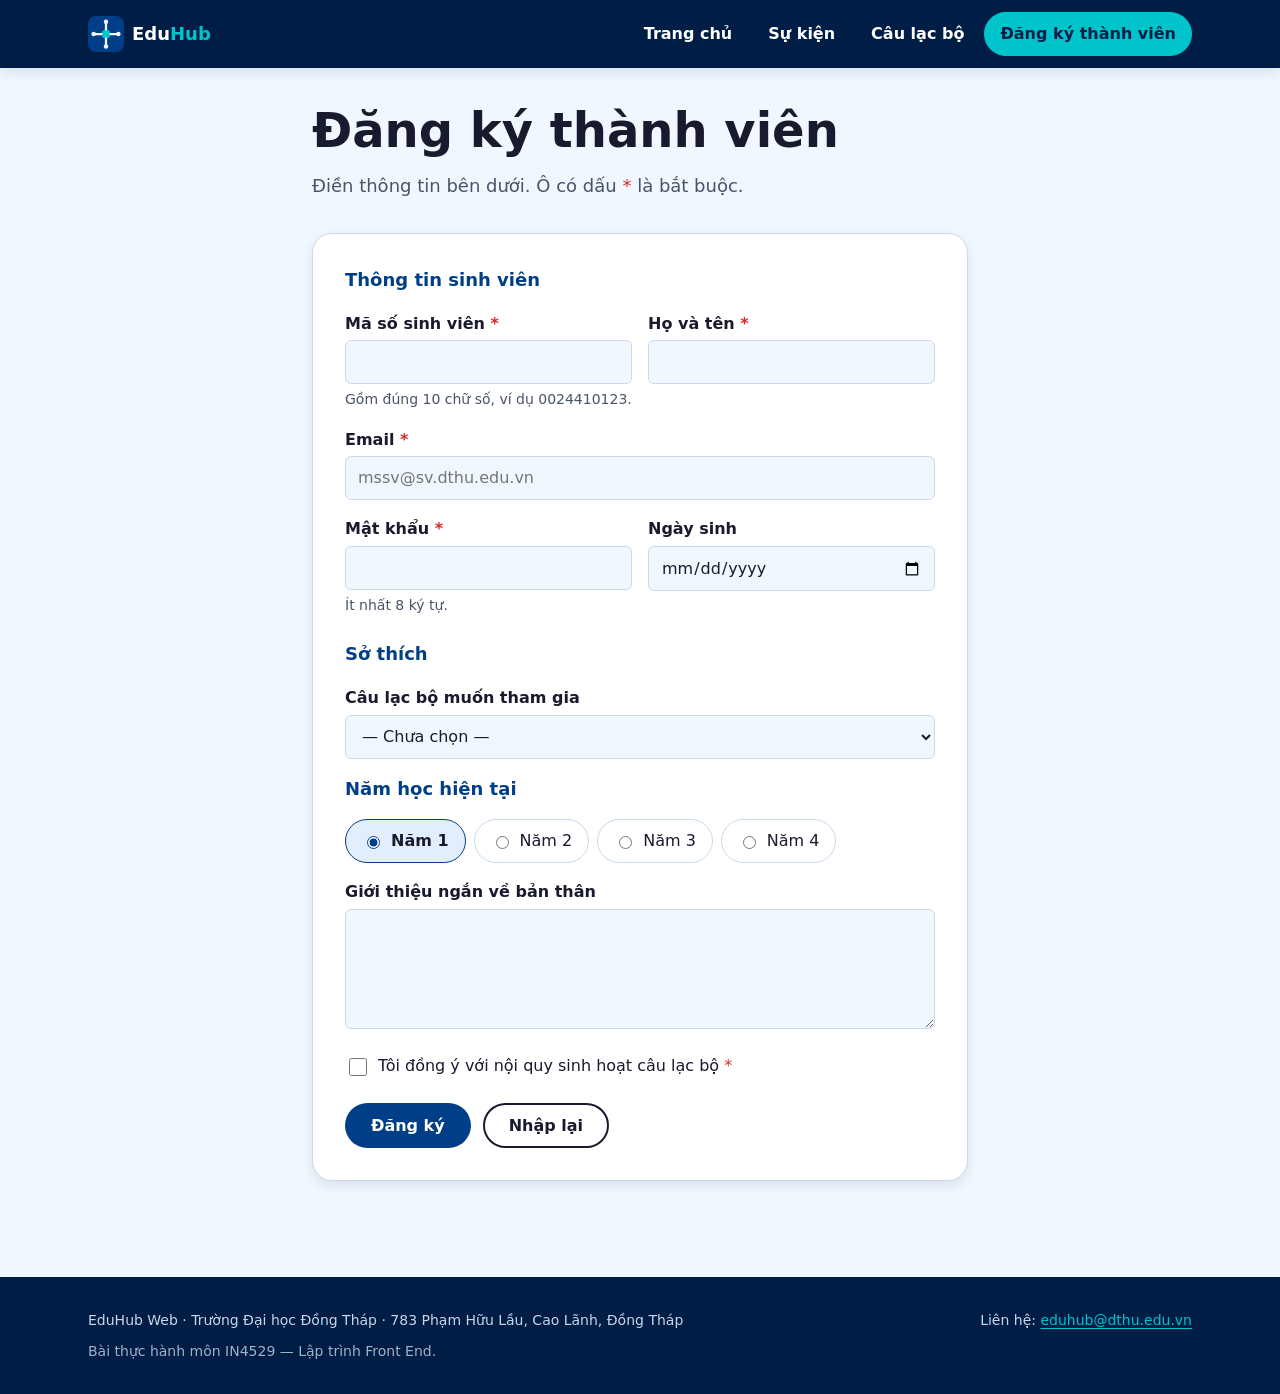
<file: ch2/starter/register.html>
<!DOCTYPE html>
<html lang="vi">
  <head>
    <meta charset="utf-8">
    <meta name="viewport" content="width=device-width, initial-scale=1">
    <title>Đăng ký thành viên · EduHub Web</title>
    <meta name="description" content="Đăng ký tài khoản thành viên EduHub Web dành cho sinh viên Trường Đại học Đồng Tháp.">
    <!-- Open Graph: thay "ten-tai-khoan" bằng tên tài khoản GitHub sau khi bật GitHub Pages -->
    <meta property="og:type" content="website">
    <meta property="og:site_name" content="EduHub Web">
    <meta property="og:title" content="Đăng ký thành viên · EduHub Web">
    <meta property="og:description" content="Đăng ký tài khoản thành viên EduHub Web dành cho sinh viên Trường Đại học Đồng Tháp.">
    <meta property="og:url" content="https://ten-tai-khoan.github.io/eduhub-web/register.html">
    <meta property="og:image" content="https://ten-tai-khoan.github.io/eduhub-web/assets/og-image.png">
    <meta property="og:locale" content="vi_VN">
    <meta name="theme-color" content="#001D45">
    <link rel="icon" href="assets/logo.svg" type="image/svg+xml">
    <!-- Ch02: một tệp CSS duy nhất, main.css tự @import các lớp còn lại -->
    <link rel="stylesheet" href="css/main.css">
  </head>
  <body>
    <a class="skip-link" href="#noi-dung">Bỏ qua, đến nội dung chính</a>

    <header class="site-header">
      <div class="container site-header__inner">
        <a class="brand" href="index.html">
          <img class="brand__logo" src="assets/logo.svg" alt="" width="48" height="48">
          <span class="brand__name">Edu<span>Hub</span></span>
        </a>
        <nav class="site-nav" aria-label="Điều hướng chính">
          <ul class="site-nav__list">
          <li><a class="site-nav__link" href="index.html">Trang chủ</a></li>
          <li><a class="site-nav__link" href="events.html">Sự kiện</a></li>
          <li><a class="site-nav__link" href="index.html#cau-lac-bo">Câu lạc bộ</a></li>
          <li><a class="site-nav__link" href="register.html" aria-current="page">Đăng ký thành viên</a></li>
          </ul>
        </nav>
      </div>
    </header>

    <main id="noi-dung" class="container page page--narrow">
      <h1>Đăng ký thành viên</h1>
      <p class="page__intro">Điền thông tin bên dưới. Ô có dấu <abbr title="bắt buộc">*</abbr> là bắt buộc.</p>

      <!-- Chưa có server: form gửi bằng GET để thấy dữ liệu trên thanh địa chỉ. Ch03 sẽ gửi tới API. -->
      <form class="form" action="register.html" method="get">
        <fieldset>
          <legend>Thông tin sinh viên</legend>

          <div class="form__grid">
            <p class="field">
              <label for="student-id">Mã số sinh viên <abbr title="bắt buộc">*</abbr></label>
              <input id="student-id" name="studentId" type="text" inputmode="numeric"
                     required pattern="[0-9]{10}" maxlength="10"
                     aria-describedby="student-id-hint" autocomplete="off">
              <small id="student-id-hint">Gồm đúng 10 chữ số, ví dụ 0024410123.</small>
            </p>

            <p class="field">
              <label for="full-name">Họ và tên <abbr title="bắt buộc">*</abbr></label>
              <input id="full-name" name="name" type="text" required minlength="2" maxlength="100" autocomplete="name">
            </p>

            <p class="field field--full">
              <label for="email">Email <abbr title="bắt buộc">*</abbr></label>
              <input id="email" name="email" type="email" required autocomplete="email"
                     placeholder="mssv@sv.dthu.edu.vn">
            </p>

            <p class="field">
              <label for="password">Mật khẩu <abbr title="bắt buộc">*</abbr></label>
              <input id="password" name="password" type="password" required minlength="8"
                     autocomplete="new-password" aria-describedby="password-hint">
              <small id="password-hint">Ít nhất 8 ký tự.</small>
            </p>

            <p class="field">
              <label for="birth-date">Ngày sinh</label>
              <input id="birth-date" name="birthDate" type="date" min="1980-01-01" max="2010-12-31">
            </p>
          </div>
        </fieldset>

        <fieldset>
          <legend>Sở thích</legend>

          <p class="field">
            <label for="club">Câu lạc bộ muốn tham gia</label>
            <select id="club" name="club">
              <option value="">— Chưa chọn —</option>
              <option value="Tin học">CLB Tin học</option>
              <option value="Tình nguyện">CLB Tình nguyện</option>
              <option value="Tiếng Anh">CLB Tiếng Anh</option>
              <option value="Âm nhạc">CLB Âm nhạc</option>
              <option value="Bóng đá">CLB Bóng đá</option>
              <option value="Kỹ năng mềm">CLB Kỹ năng mềm</option>
            </select>
          </p>

          <fieldset class="choice-group">
            <legend>Năm học hiện tại</legend>
            <div class="choice-group__options">
              <label class="choice"><input id="year-1" name="year" type="radio" value="1" checked> Năm 1</label>
              <label class="choice"><input id="year-2" name="year" type="radio" value="2"> Năm 2</label>
              <label class="choice"><input id="year-3" name="year" type="radio" value="3"> Năm 3</label>
              <label class="choice"><input id="year-4" name="year" type="radio" value="4"> Năm 4</label>
            </div>
          </fieldset>

          <p class="field">
            <label for="intro">Giới thiệu ngắn về bản thân</label>
            <textarea id="intro" name="intro" rows="4" maxlength="500"></textarea>
          </p>
        </fieldset>

        <p class="field--check">
          <input id="agree" name="agree" type="checkbox" required>
          <label for="agree">Tôi đồng ý với nội quy sinh hoạt câu lạc bộ <abbr title="bắt buộc">*</abbr></label>
        </p>

        <p class="btn-row">
          <button class="btn btn--primary" type="submit">Đăng ký</button>
          <button class="btn btn--ghost" type="reset">Nhập lại</button>
        </p>
      </form>
    </main>

    <footer class="site-footer">
      <div class="container site-footer__inner">
        <p>EduHub Web · Trường Đại học Đồng Tháp · 783 Phạm Hữu Lầu, Cao Lãnh, Đồng Tháp</p>
        <p>Liên hệ: <a href="mailto:eduhub@dthu.edu.vn">eduhub@dthu.edu.vn</a></p>
        <p><small>Bài thực hành môn IN4529 — Lập trình Front End.</small></p>
      </div>
    </footer>
  </body>
</html>
</file>
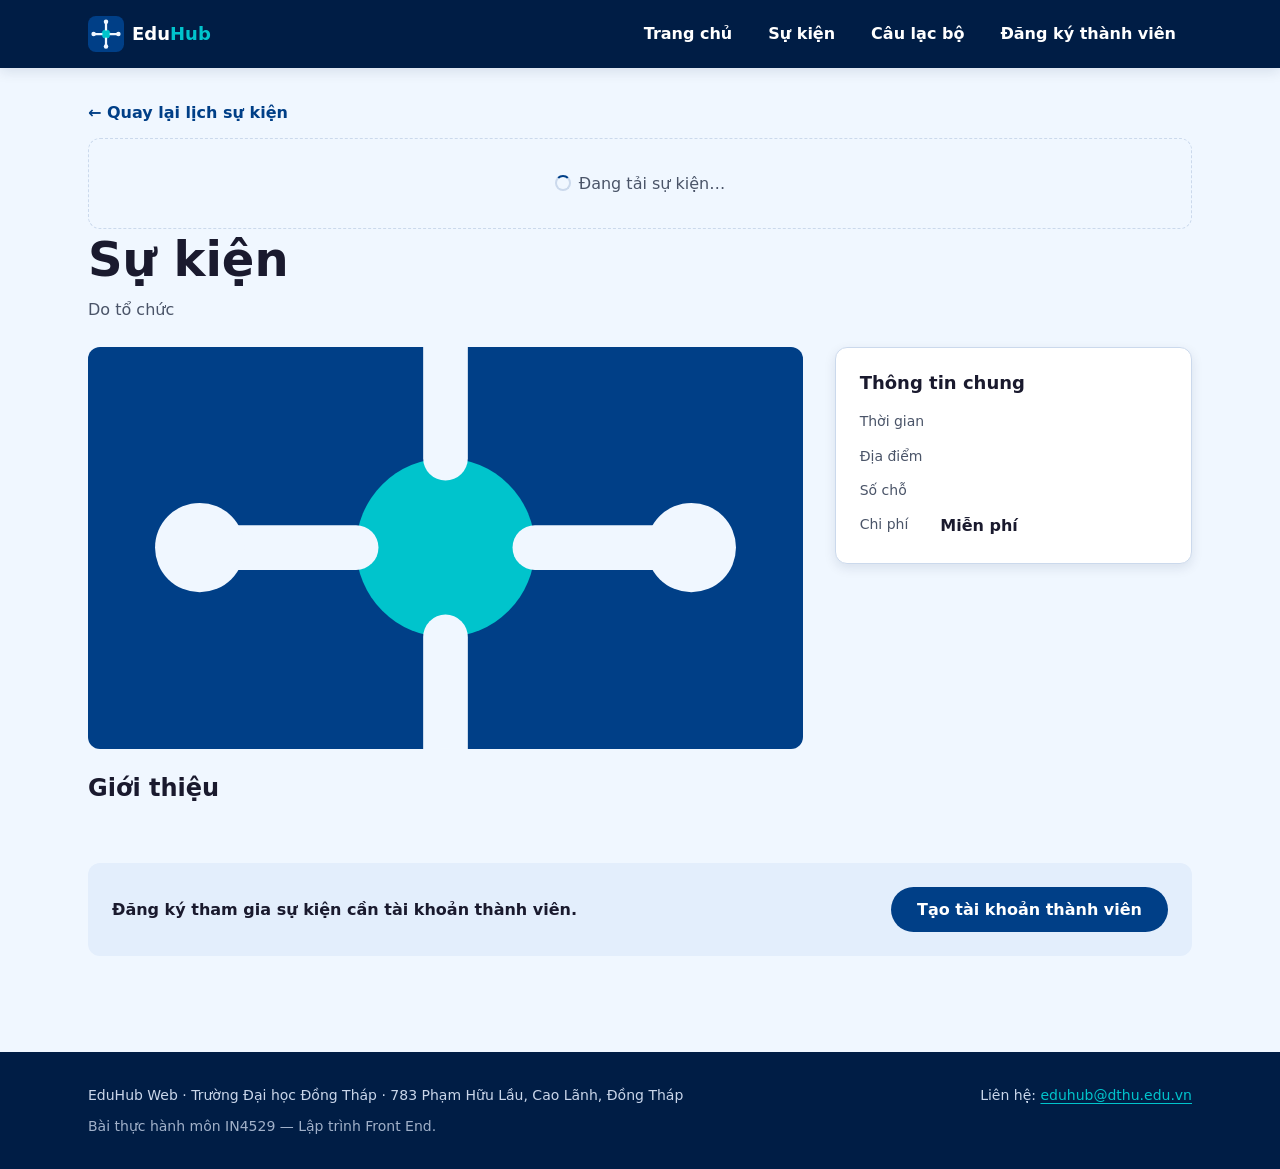
<file: ch3/starter/event-detail.html>
<!DOCTYPE html>
<html lang="vi">
  <head>
    <meta charset="utf-8">
    <meta name="viewport" content="width=device-width, initial-scale=1">
    <title>Chi tiết sự kiện · EduHub Web</title>
    <meta name="description" content="Thời gian, địa điểm, số chỗ còn lại và nội dung sự kiện của câu lạc bộ sinh viên Trường Đại học Đồng Tháp.">
    <!-- Open Graph: thay "ten-tai-khoan" bằng tên tài khoản GitHub sau khi bật GitHub Pages -->
    <meta property="og:type" content="website">
    <meta property="og:site_name" content="EduHub Web">
    <meta property="og:title" content="Chi tiết sự kiện · EduHub Web">
    <meta property="og:description" content="Thời gian, địa điểm, số chỗ còn lại và nội dung sự kiện của câu lạc bộ sinh viên Trường Đại học Đồng Tháp.">
    <meta property="og:url" content="https://ten-tai-khoan.github.io/eduhub-web/event-detail.html">
    <meta property="og:image" content="https://ten-tai-khoan.github.io/eduhub-web/assets/og-image.png">
    <meta property="og:locale" content="vi_VN">
    <meta name="theme-color" content="#001D45">
    <link rel="icon" href="assets/logo.svg" type="image/svg+xml">
    <!-- Ch02: một tệp CSS duy nhất, main.css tự @import các lớp còn lại -->
    <link rel="stylesheet" href="css/main.css">
    <script type="module" src="src/event-detail-page.js"></script>
  </head>
  <body>
    <a class="skip-link" href="#noi-dung">Bỏ qua, đến nội dung chính</a>

    <header class="site-header">
      <div class="container site-header__inner">
        <a class="brand" href="index.html">
          <img class="brand__logo" src="assets/logo.svg" alt="" width="48" height="48">
          <span class="brand__name">Edu<span>Hub</span></span>
        </a>
        <nav class="site-nav" aria-label="Điều hướng chính">
          <ul class="site-nav__list">
          <li><a class="site-nav__link" href="index.html">Trang chủ</a></li>
          <li><a class="site-nav__link" href="events.html">Sự kiện</a></li>
          <li><a class="site-nav__link" href="index.html#cau-lac-bo">Câu lạc bộ</a></li>
          <li><a class="site-nav__link" href="register.html">Đăng ký thành viên</a></li>
          </ul>
        </nav>
      </div>
    </header>

    <main id="noi-dung" class="container page">
      <a class="back-link" href="events.html">← Quay lại lịch sự kiện</a>

      <!-- Hộp trạng thái: "Đang tải…", "Không tìm thấy…" hoặc lỗi kết nối -->
      <div id="detail-status" aria-live="polite">
        <div class="status status--loading" role="status"><p>Đang tải sự kiện…</p></div>
      </div>

      <!-- Khung trang chi tiết. hidden cho tới khi có dữ liệu; JS điền chữ vào các phần tử có data-field -->
      <article id="event-detail" class="detail" hidden>
        <header class="detail__head">
          <p class="card__meta" data-field="meta"></p>
          <h1 data-field="name">Sự kiện</h1>
          <p class="detail__organizer">Do <strong data-field="club"></strong> tổ chức</p>
        </header>

        <img class="detail__media" data-field="image" src="assets/logo.svg" alt="" width="640" height="360">

        <section class="detail__info info-card" aria-labelledby="thong-tin">
          <h2 id="thong-tin">Thông tin chung</h2>
          <dl>
            <dt>Thời gian</dt>
            <dd data-field="time"></dd>
            <dt>Địa điểm</dt>
            <dd data-field="location"></dd>
            <dt>Số chỗ</dt>
            <dd data-field="seats"></dd>
            <dt>Chi phí</dt>
            <dd>Miễn phí</dd>
          </dl>
        </section>

        <section class="detail__content prose" aria-labelledby="gioi-thieu">
          <h2 id="gioi-thieu">Giới thiệu</h2>
          <p data-field="description"></p>
        </section>

        <footer class="detail__foot cta">
          <p data-field="cta">Đăng ký tham gia sự kiện cần tài khoản thành viên.</p>
          <a class="btn btn--primary" href="register.html">Tạo tài khoản thành viên</a>
        </footer>
      </article>
    </main>

    <footer class="site-footer">
      <div class="container site-footer__inner">
        <p>EduHub Web · Trường Đại học Đồng Tháp · 783 Phạm Hữu Lầu, Cao Lãnh, Đồng Tháp</p>
        <p>Liên hệ: <a href="mailto:eduhub@dthu.edu.vn">eduhub@dthu.edu.vn</a></p>
        <p><small>Bài thực hành môn IN4529 — Lập trình Front End.</small></p>
      </div>
    </footer>
  </body>
</html>
</file>
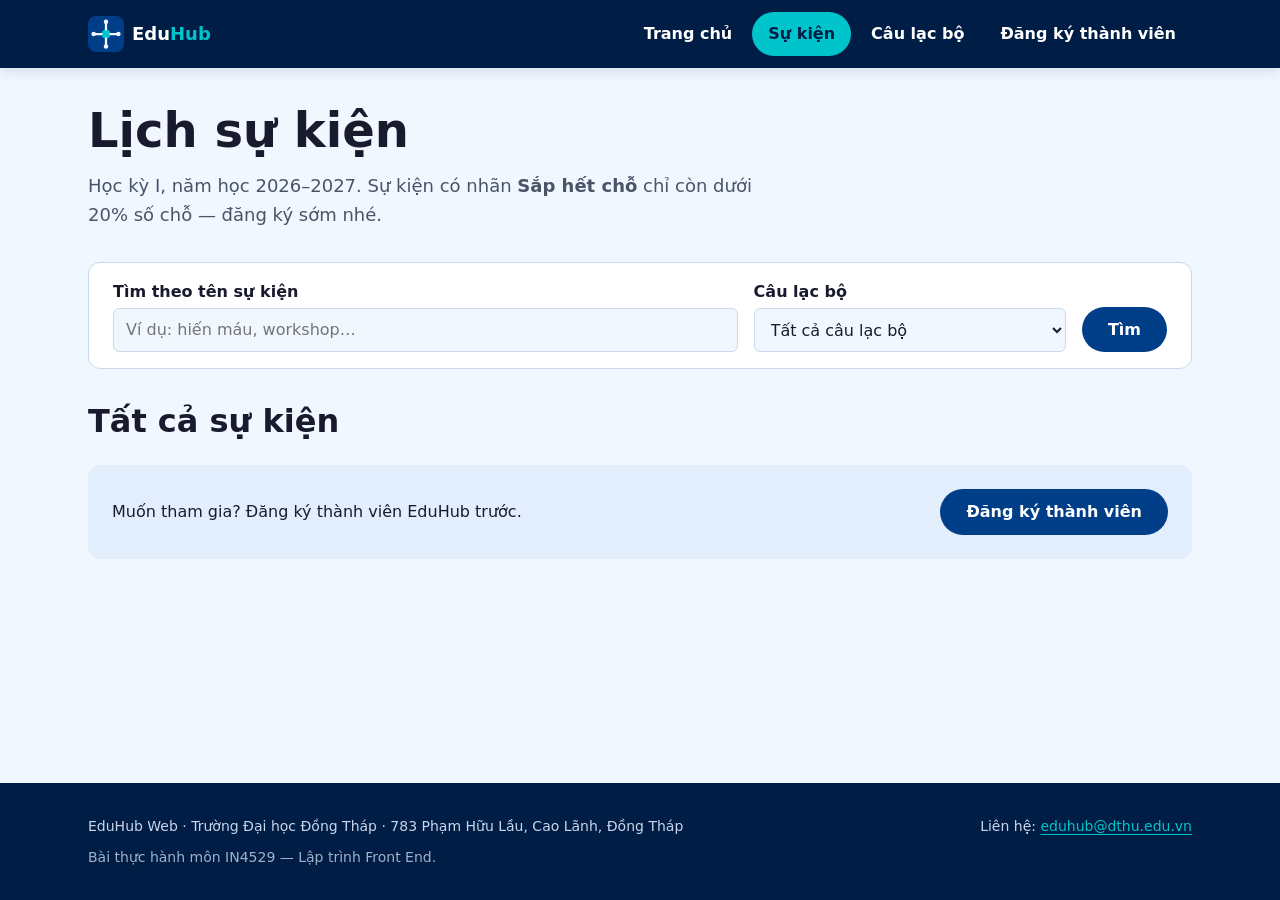
<file: ch3/starter/events.html>
<!DOCTYPE html>
<html lang="vi">
  <head>
    <meta charset="utf-8">
    <meta name="viewport" content="width=device-width, initial-scale=1">
    <title>Lịch sự kiện · EduHub Web</title>
    <meta name="description" content="Lịch các sự kiện sắp tới của câu lạc bộ sinh viên Trường Đại học Đồng Tháp, học kỳ I năm học 2026–2027.">
    <!-- Open Graph: thay "ten-tai-khoan" bằng tên tài khoản GitHub sau khi bật GitHub Pages -->
    <meta property="og:type" content="website">
    <meta property="og:site_name" content="EduHub Web">
    <meta property="og:title" content="Lịch sự kiện · EduHub Web">
    <meta property="og:description" content="Lịch các sự kiện sắp tới của câu lạc bộ sinh viên Trường Đại học Đồng Tháp, học kỳ I năm học 2026–2027.">
    <meta property="og:url" content="https://ten-tai-khoan.github.io/eduhub-web/events.html">
    <meta property="og:image" content="https://ten-tai-khoan.github.io/eduhub-web/assets/og-image.png">
    <meta property="og:locale" content="vi_VN">
    <meta name="theme-color" content="#001D45">
    <link rel="icon" href="assets/logo.svg" type="image/svg+xml">
    <!-- Ch02: một tệp CSS duy nhất, main.css tự @import các lớp còn lại -->
    <link rel="stylesheet" href="css/main.css">
    <!-- type="module": được dùng import/export, tự chạy sau khi HTML đọc xong (như defer) -->
    <script type="module" src="src/events-page.js"></script>
  </head>
  <body>
    <a class="skip-link" href="#noi-dung">Bỏ qua, đến nội dung chính</a>

    <header class="site-header">
      <div class="container site-header__inner">
        <a class="brand" href="index.html">
          <img class="brand__logo" src="assets/logo.svg" alt="" width="48" height="48">
          <span class="brand__name">Edu<span>Hub</span></span>
        </a>
        <nav class="site-nav" aria-label="Điều hướng chính">
          <ul class="site-nav__list">
          <li><a class="site-nav__link" href="index.html">Trang chủ</a></li>
          <li><a class="site-nav__link" href="events.html" aria-current="page">Sự kiện</a></li>
          <li><a class="site-nav__link" href="index.html#cau-lac-bo">Câu lạc bộ</a></li>
          <li><a class="site-nav__link" href="register.html">Đăng ký thành viên</a></li>
          </ul>
        </nav>
      </div>
    </header>

    <main id="noi-dung" class="container page">
      <h1>Lịch sự kiện</h1>
      <p class="page__intro">Học kỳ I, năm học 2026–2027. Sự kiện có nhãn <strong>Sắp hết chỗ</strong> chỉ còn dưới 20% số chỗ — đăng ký sớm nhé.</p>

      <!-- role="search": trình đọc màn hình biết đây là khu tìm kiếm.
           Form vẫn có name=q, name=clubId: nếu JS lỗi, bấm Enter vẫn ra URL ?q=…&clubId=… -->
      <form class="filters" role="search" action="events.html" method="get">
        <p class="field">
          <label for="search">Tìm theo tên sự kiện</label>
          <input id="search" name="q" type="search" placeholder="Ví dụ: hiến máu, workshop…" autocomplete="off">
        </p>
        <p class="field">
          <label for="club-filter">Câu lạc bộ</label>
          <select id="club-filter" name="clubId">
            <option value="">Tất cả câu lạc bộ</option>
          </select>
        </p>
        <!-- Kết quả tự cập nhật khi gõ; nút này cho người dùng bàn phím và khi JS chưa chạy -->
        <p class="filters__actions">
          <button class="btn btn--primary" type="submit">Tìm</button>
        </p>
      </form>

      <section aria-labelledby="danh-sach">
        <div class="section__head">
          <h2 id="danh-sach">Tất cả sự kiện</h2>
          <!-- aria-live: đọc to "Tìm thấy 3 sự kiện" mỗi khi kết quả đổi -->
          <p id="result-count" class="result-count" aria-live="polite"></p>
        </div>
        <!-- Card được tạo bằng JavaScript từ GET /api/events (src/events-page.js) -->
        <div id="event-list" class="card-grid" aria-busy="true">
          <noscript><p>Trang này cần bật JavaScript để tải danh sách sự kiện.</p></noscript>
        </div>
      </section>

      <p class="cta section">
        <span>Muốn tham gia? Đăng ký thành viên EduHub trước.</span>
        <a class="btn btn--primary" href="register.html">Đăng ký thành viên</a>
      </p>
    </main>

    <footer class="site-footer">
      <div class="container site-footer__inner">
        <p>EduHub Web · Trường Đại học Đồng Tháp · 783 Phạm Hữu Lầu, Cao Lãnh, Đồng Tháp</p>
        <p>Liên hệ: <a href="mailto:eduhub@dthu.edu.vn">eduhub@dthu.edu.vn</a></p>
        <p><small>Bài thực hành môn IN4529 — Lập trình Front End.</small></p>
      </div>
    </footer>
  </body>
</html>
</file>
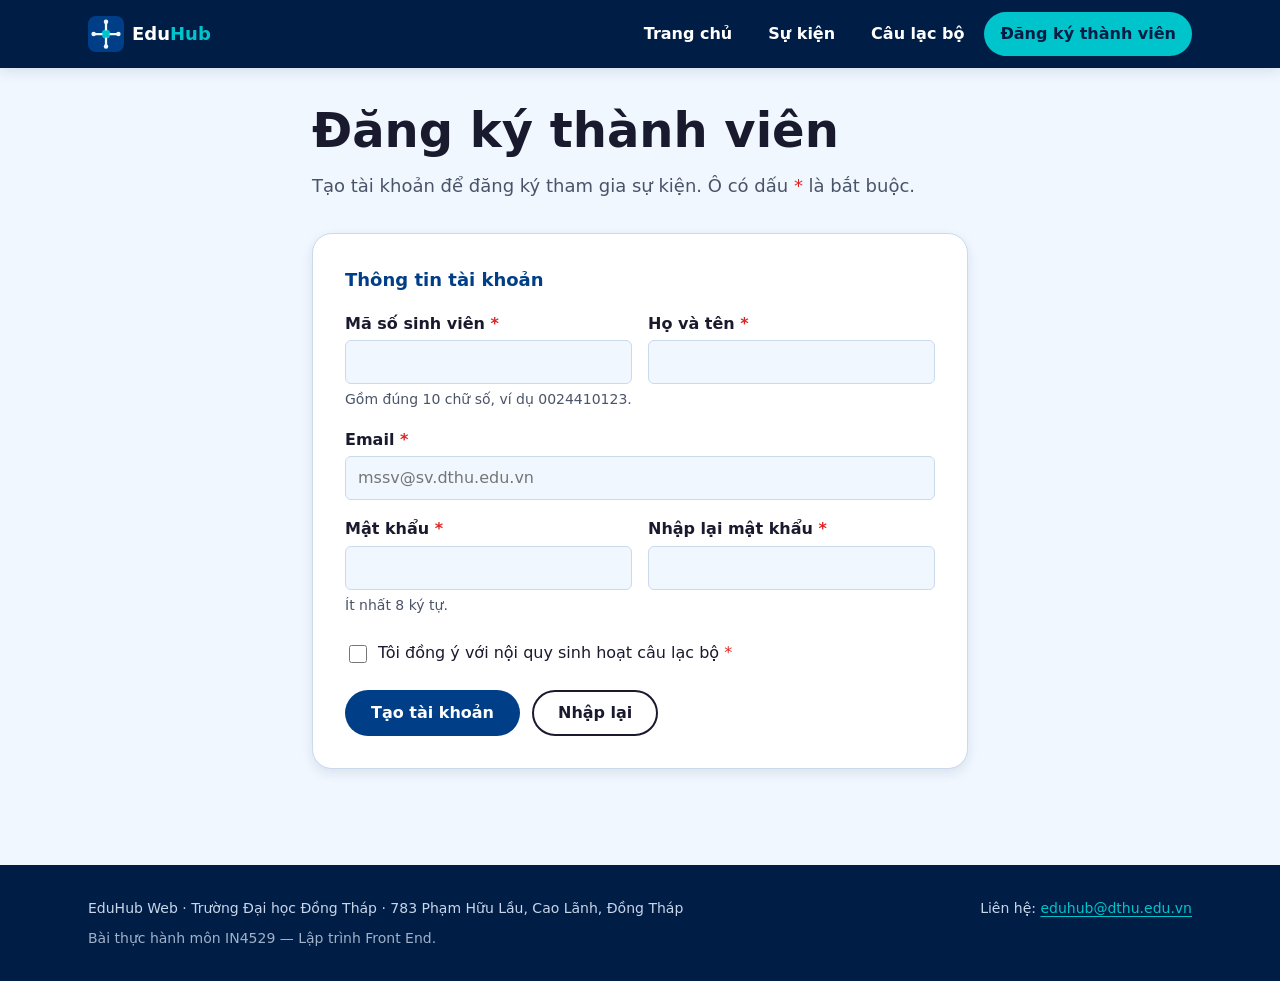
<file: ch3/starter/register.html>
<!DOCTYPE html>
<html lang="vi">
  <head>
    <meta charset="utf-8">
    <meta name="viewport" content="width=device-width, initial-scale=1">
    <title>Đăng ký thành viên · EduHub Web</title>
    <meta name="description" content="Đăng ký tài khoản thành viên EduHub Web dành cho sinh viên Trường Đại học Đồng Tháp.">
    <!-- Open Graph: thay "ten-tai-khoan" bằng tên tài khoản GitHub sau khi bật GitHub Pages -->
    <meta property="og:type" content="website">
    <meta property="og:site_name" content="EduHub Web">
    <meta property="og:title" content="Đăng ký thành viên · EduHub Web">
    <meta property="og:description" content="Đăng ký tài khoản thành viên EduHub Web dành cho sinh viên Trường Đại học Đồng Tháp.">
    <meta property="og:url" content="https://ten-tai-khoan.github.io/eduhub-web/register.html">
    <meta property="og:image" content="https://ten-tai-khoan.github.io/eduhub-web/assets/og-image.png">
    <meta property="og:locale" content="vi_VN">
    <meta name="theme-color" content="#001D45">
    <link rel="icon" href="assets/logo.svg" type="image/svg+xml">
    <!-- Ch02: một tệp CSS duy nhất, main.css tự @import các lớp còn lại -->
    <link rel="stylesheet" href="css/main.css">
    <script type="module" src="src/register-page.js"></script>
  </head>
  <body>
    <a class="skip-link" href="#noi-dung">Bỏ qua, đến nội dung chính</a>

    <header class="site-header">
      <div class="container site-header__inner">
        <a class="brand" href="index.html">
          <img class="brand__logo" src="assets/logo.svg" alt="" width="48" height="48">
          <span class="brand__name">Edu<span>Hub</span></span>
        </a>
        <nav class="site-nav" aria-label="Điều hướng chính">
          <ul class="site-nav__list">
          <li><a class="site-nav__link" href="index.html">Trang chủ</a></li>
          <li><a class="site-nav__link" href="events.html">Sự kiện</a></li>
          <li><a class="site-nav__link" href="index.html#cau-lac-bo">Câu lạc bộ</a></li>
          <li><a class="site-nav__link" href="register.html" aria-current="page">Đăng ký thành viên</a></li>
          </ul>
        </nav>
      </div>
    </header>

    <main id="noi-dung" class="container page page--narrow">
      <h1>Đăng ký thành viên</h1>
      <p class="page__intro">Tạo tài khoản để đăng ký tham gia sự kiện. Ô có dấu <abbr title="bắt buộc">*</abbr> là bắt buộc.</p>

      <!-- Thông báo chung sau khi gửi: thành công (xanh) hoặc lỗi (đỏ). JS điền nội dung. -->
      <div id="form-alert" aria-live="polite"></div>

      <!-- novalidate: tắt bong bóng báo lỗi mặc định của trình duyệt để JS tự hiện lỗi
           ngay dưới từng ô, cùng một chỗ với lỗi server trả về (400). -->
      <form id="register-form" class="form" novalidate>
        <fieldset>
          <legend>Thông tin tài khoản</legend>

          <div class="form__grid">
            <p class="field">
              <label for="student-id">Mã số sinh viên <abbr title="bắt buộc">*</abbr></label>
              <input id="student-id" name="studentId" type="text" inputmode="numeric"
                     required pattern="[0-9]{10}" maxlength="10"
                     aria-describedby="student-id-hint studentId-error" autocomplete="off">
              <small id="student-id-hint">Gồm đúng 10 chữ số, ví dụ 0024410123.</small>
              <small id="studentId-error" class="field__error" data-error-for="studentId"></small>
            </p>

            <p class="field">
              <label for="full-name">Họ và tên <abbr title="bắt buộc">*</abbr></label>
              <input id="full-name" name="name" type="text" required minlength="2" maxlength="100"
                     autocomplete="name" aria-describedby="name-error">
              <small id="name-error" class="field__error" data-error-for="name"></small>
            </p>

            <p class="field field--full">
              <label for="email">Email <abbr title="bắt buộc">*</abbr></label>
              <input id="email" name="email" type="email" required autocomplete="email"
                     placeholder="mssv@sv.dthu.edu.vn" aria-describedby="email-error">
              <small id="email-error" class="field__error" data-error-for="email"></small>
            </p>

            <p class="field">
              <label for="password">Mật khẩu <abbr title="bắt buộc">*</abbr></label>
              <input id="password" name="password" type="password" required minlength="8"
                     autocomplete="new-password" aria-describedby="password-hint password-error">
              <small id="password-hint">Ít nhất 8 ký tự.</small>
              <small id="password-error" class="field__error" data-error-for="password"></small>
            </p>

            <p class="field">
              <label for="password-confirm">Nhập lại mật khẩu <abbr title="bắt buộc">*</abbr></label>
              <input id="password-confirm" name="passwordConfirm" type="password" required
                     autocomplete="new-password" aria-describedby="passwordConfirm-error">
              <small id="passwordConfirm-error" class="field__error" data-error-for="passwordConfirm"></small>
            </p>
          </div>
        </fieldset>

        <div class="field--check">
          <input id="agree" name="agree" type="checkbox" required aria-describedby="agree-error">
          <label for="agree">Tôi đồng ý với nội quy sinh hoạt câu lạc bộ <abbr title="bắt buộc">*</abbr></label>
        </div>
        <small id="agree-error" class="field__error" data-error-for="agree"></small>

        <p class="btn-row">
          <button class="btn btn--primary" type="submit">Tạo tài khoản</button>
          <button class="btn btn--ghost" type="reset">Nhập lại</button>
        </p>
      </form>
    </main>

    <footer class="site-footer">
      <div class="container site-footer__inner">
        <p>EduHub Web · Trường Đại học Đồng Tháp · 783 Phạm Hữu Lầu, Cao Lãnh, Đồng Tháp</p>
        <p>Liên hệ: <a href="mailto:eduhub@dthu.edu.vn">eduhub@dthu.edu.vn</a></p>
        <p><small>Bài thực hành môn IN4529 — Lập trình Front End.</small></p>
      </div>
    </footer>
  </body>
</html>
</file>
<file: ch2/starter/css/main.css>
/* ==========================================================================
   main.css — tệp duy nhất mà HTML liên kết tới (đã có sẵn <link> trong 4 trang)
   ========================================================================== */

@layer tokens, base, layout, components;

@import url("tokens.css") layer(tokens);
@import url("base.css") layer(base);
@import url("layout.css") layer(layout);
@import url("components.css") layer(components);
</file>
<file: ch3/starter/css/main.css>
/* ==========================================================================
   main.css — tệp duy nhất mà HTML liên kết tới
   @layer khai báo thứ tự ưu tiên: lớp viết SAU thắng lớp viết TRƯỚC,
   bất kể specificity của selector. Nhờ vậy components luôn thắng base.
   ========================================================================== */

@layer tokens, base, layout, components;

/* @import phải đứng đầu tệp (chỉ sau dòng @layer ở trên) */
@import url("tokens.css") layer(tokens);
@import url("base.css") layer(base);
@import url("layout.css") layer(layout);
@import url("components.css") layer(components);
</file>
<file: practical-test-ch01-03/site/css/style.css>
:root {
  --color-primary: #006CB4;
  --color-primary-dark: #00558f;
  --color-warning: #E40C24;
  --color-text: #1f2937;
  --color-muted: #4b5563;
  --color-border: #d1d5db;
  --color-bg: #f9fafb;
  --color-surface: #ffffff;
  --space-xs: 0.25rem;
  --space-sm: 0.5rem;
  --space-md: 1rem;
  --space-lg: 1.5rem;
  --radius-md: 0.5rem;
}

*,
*::before,
*::after {
  box-sizing: border-box;
}

body {
  margin: 0;
  font-family: system-ui, -apple-system, BlinkMacSystemFont, "Segoe UI", sans-serif;
  line-height: 1.5;
  color: var(--color-text);
  background-color: var(--color-bg);
  min-height: 100vh;
  display: flex;
  flex-direction: column;
}

.container {
  width: 100%;
  max-width: 1200px;
  margin: 0 auto;
  padding: 0 var(--space-md);
}

.visually-hidden {
  position: absolute;
  width: 1px;
  height: 1px;
  padding: 0;
  margin: -1px;
  overflow: hidden;
  clip: rect(0, 0, 0, 0);
  white-space: nowrap;
  border: 0;
}

/* Header */
.site-header {
  background-color: var(--color-surface);
  border-bottom: 1px solid var(--color-border);
  padding: var(--space-md) 0;
}

.header-inner {
  display: flex;
  justify-content: space-between;
  align-items: center;
  gap: var(--space-md);
  flex-wrap: wrap;
}

.logo {
  font-size: 1.25rem;
  font-weight: 700;
  color: var(--color-primary);
  text-decoration: none;
}

.nav-list {
  list-style: none;
  margin: 0;
  padding: 0;
  display: flex;
  gap: var(--space-md);
}

.nav-list a {
  color: var(--color-text);
  text-decoration: none;
  font-weight: 500;
}

.nav-list a:hover,
.nav-list a[aria-current="page"] {
  color: var(--color-primary);
}

/* Main */
.main-content {
  flex: 1;
  padding-top: var(--space-lg);
  padding-bottom: var(--space-lg);
}

.main-content h1 {
  margin: 0 0 var(--space-md);
  font-size: 1.5rem;
}

/* Search form */
.search-form {
  display: flex;
  flex-direction: column;
  gap: var(--space-sm);
  margin-bottom: var(--space-md);
}

.search-form input[type="search"] {
  flex: 1;
  padding: var(--space-sm) var(--space-md);
  border: 1px solid var(--color-border);
  border-radius: var(--radius-md);
  font: inherit;
  background-color: var(--color-surface);
}

.search-form button {
  padding: var(--space-sm) var(--space-lg);
  border: none;
  border-radius: var(--radius-md);
  background-color: var(--color-primary);
  color: #ffffff;
  font: inherit;
  font-weight: 600;
  cursor: pointer;
  box-shadow: 0 4px 8px rgba(0, 0, 0, 0.15);
  transition: transform 0.25s ease, box-shadow 0.25s ease, background-color 0.25s ease;
}

.search-form button:hover {
  background-color: var(--color-primary-dark);
  transform: translateY(4px) scale(0.97);
  box-shadow: inset 0 3px 6px rgba(0, 0, 0, 0.3);
}

.status {
  margin: 0 0 var(--space-md);
  min-height: 1.5rem;
  color: var(--color-muted);
}

/* Event grid (mobile-first) */
.event-grid {
  display: grid;
  grid-template-columns: 1fr;
  gap: var(--space-md);
}

.event-card {
  background-color: var(--color-surface);
  border: 1px solid var(--color-border);
  border-radius: var(--radius-md);
  padding: var(--space-md);
  display: flex;
  flex-direction: column;
  gap: var(--space-sm);
  transition: transform 0.25s ease, box-shadow 0.25s ease, border-color 0.25s ease;
}

.event-card:hover {
  transform: translateY(-4px);
  box-shadow: 0 8px 20px rgba(0, 0, 0, 0.1);
  border-color: var(--color-primary);
}

.event-card img {
  width: 100%;
  height: auto;
  display: block;
  border-radius: calc(var(--radius-md) - 2px);
  object-fit: cover;
}

.event-card-body {
  display: flex;
  flex-direction: column;
  gap: var(--space-xs);
  flex: 1;
}

.event-title {
  margin: var(--space-xs) 0;
  font-size: 1.125rem;
}

.event-title a {
  color: var(--color-primary);
  text-decoration: none;
}

.event-title a:hover {
  text-decoration: underline;
}

.event-meta,
.event-location {
  margin: 0;
  color: var(--color-muted);
  font-size: 0.95rem;
}

.event-seats {
  margin: var(--space-sm) 0 0;
  font-weight: 600;
  font-size: 0.9rem;
  align-self: flex-start;
}

.event-seats.is-full {
  background-color: var(--color-warning);
  color: #ffffff;
  padding: var(--space-xs) var(--space-sm);
  border-radius: var(--radius-md);
}

.event-seats.is-full:hover,
.event-card:hover .event-seats.is-full {
  animation: blink-warning 0.8s ease-in-out infinite;
}

@keyframes blink-warning {

  0%,
  100% {
    opacity: 1;
    box-shadow: 0 0 0 0 rgba(228, 12, 36, 0.7);
  }

  50% {
    opacity: 0.45;
    box-shadow: 0 0 12px 3px rgba(228, 12, 36, 0.65);
  }
}

/* Footer */
.site-footer {
  background-color: var(--color-surface);
  border-top: 1px solid var(--color-border);
  padding: var(--space-md) 0;
  color: var(--color-muted);
  font-size: 0.9rem;
}

.site-footer p {
  margin: 0;
}

@media (min-width: 768px) {
  .search-form {
    flex-direction: row;
  }

  .event-grid {
    grid-template-columns: repeat(2, 1fr);
  }
}

@media (min-width: 1200px) {
  .event-grid {
    grid-template-columns: repeat(3, 1fr);
  }
}
</file>
